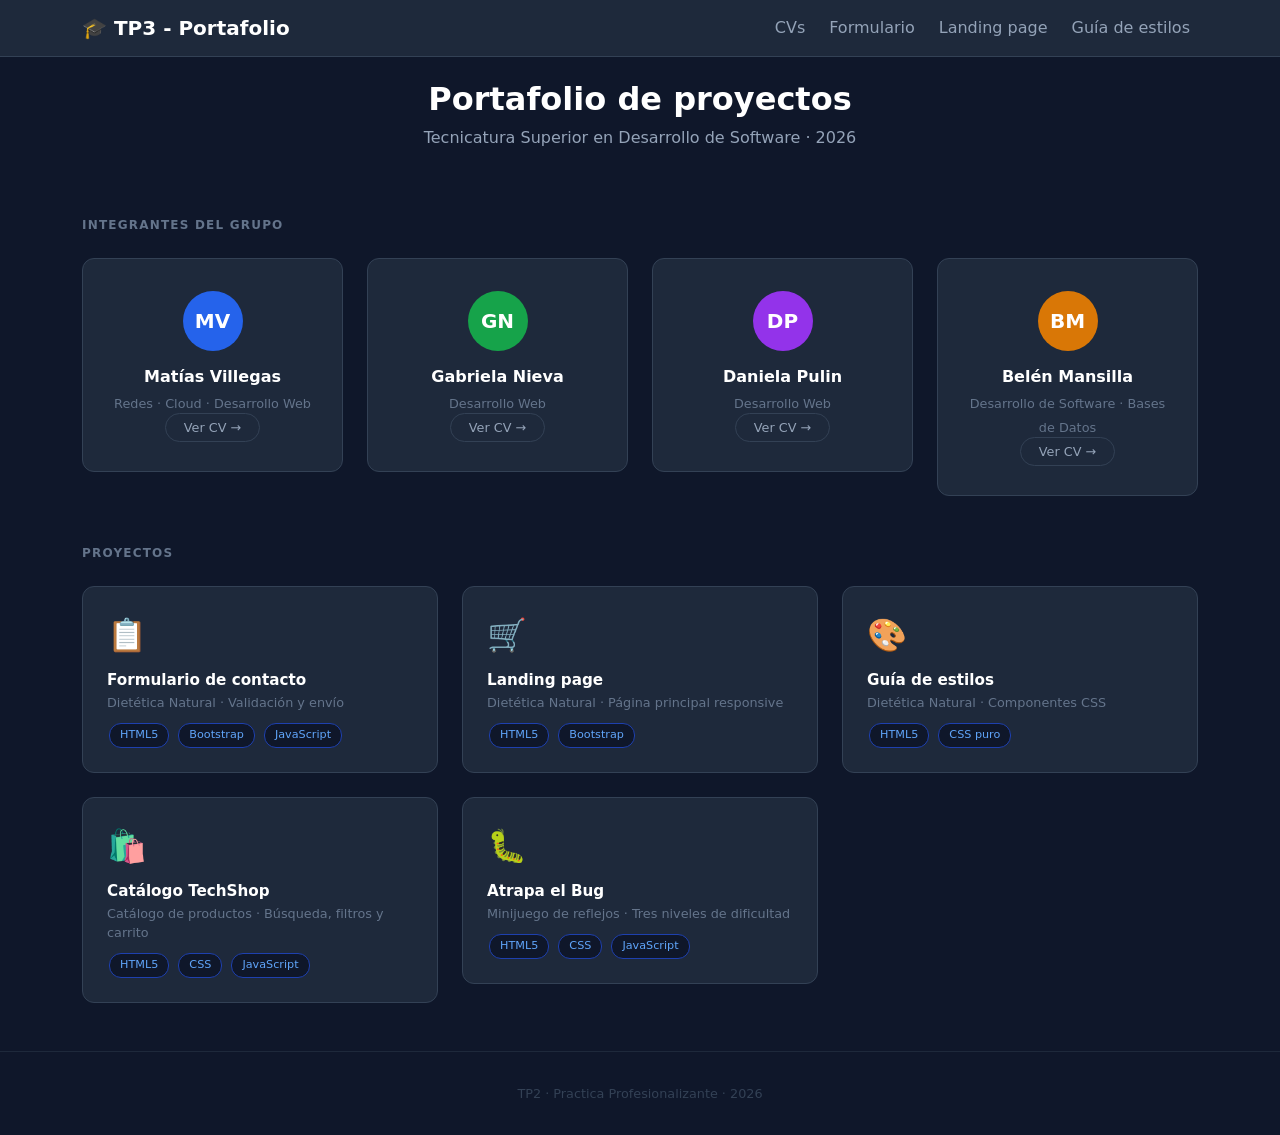
<file: index.html>
<!DOCTYPE html>
<html lang="es">
<head>
  <meta charset="UTF-8"/>
  <meta name="viewport" content="width=device-width, initial-scale=1.0"/>
  <title>Portafolio - Grupo 3</title>
  <link href="https://cdn.jsdelivr.net/npm/bootstrap@5.3.3/dist/css/bootstrap.min.css" rel="stylesheet"/>
  <link href="styles.css" rel="stylesheet"/>
</head>
<body>

  <!-- NAV -->
  <nav class="navbar navbar-expand-lg navbar fixed-top">
    <div class="container">
      <a class="navbar-brand" href="#">🎓 TP3 - Portafolio</a>
      <button class="navbar-toggler border-secondary" type="button" data-bs-toggle="collapse" data-bs-target="#navMenu">
        <span class="navbar-toggler-icon"></span>
      </button>
      <div class="collapse navbar-collapse" id="navMenu">
        <ul class="navbar-nav ms-auto gap-2">
          <li class="nav-item"><a class="nav-link" href="#cvs">CVs</a></li>
          <!-- href apunta al archivo del formulario -->
          <li class="nav-item"><a class="nav-link" href="formulario/index.html">Formulario</a></li>
          <!-- href apunta al archivo de la landing -->
          <li class="nav-item"><a class="nav-link" href="landing-page/index.html">Landing page</a></li>
          <!-- href apunta al archivo de la guía -->
          <li class="nav-item"><a class="nav-link" href="guia-estilos/index.html">Guía de estilos</a></li>
        </ul>
      </div>
    </div>
  </nav>

  <!-- Titulo Principal -->
  <div class="hero">
    <div class="container">
      <h1>Portafolio de proyectos</h1>
      <p>Tecnicatura Superior en Desarrollo de Software · 2026</p>
    </div>
  </div>

  <!-- CVs -->
  <section id="cvs" class="container mb-5">
    <div class="section-title">Integrantes del grupo</div>
    <div class="row g-4">

      <div class="col-sm-6 col-lg-3">
        <a href="cvs/cv-matias.html" class="cv-card">
          <div class="cv-avatar" style="background: #2563eb;">MV</div>
          <h5>Matías Villegas</h5>
          <small>Redes · Cloud · Desarrollo Web</small>
          <div><span class="btn-ver">Ver CV →</span></div>
        </a>
      </div>

      <div class="col-sm-6 col-lg-3">
        <a href="cvs/cv-gabriela.html" class="cv-card">
          <div class="cv-avatar" style="background: #16a34a;">GN</div>
          <h5>Gabriela Nieva</h5>
          <small>Desarrollo Web</small>
          <div><span class="btn-ver">Ver CV →</span></div>
        </a>
      </div>

      <div class="col-sm-6 col-lg-3">
        <a href="cvs/cv-daniela.html" class="cv-card">
          <div class="cv-avatar" style="background: #9333ea;">DP</div>
          <h5>Daniela Pulin</h5>
          <small>Desarrollo Web</small>
          <div><span class="btn-ver">Ver CV →</span></div>
        </a>
      </div>

      <div class="col-sm-6 col-lg-3">
        <a href="cvs/cv-belen.html" class="cv-card">
          <div class="cv-avatar" style="background: #d97706;">BM</div>
          <h5>Belén Mansilla</h5>
          <small>Desarrollo de Software · Bases de Datos</small>
          <div><span class="btn-ver">Ver CV →</span></div>
        </a>
      </div>

    </div>
  </section>

  <!-- PROYECTOS -->
  <section class="container mb-5">
    <div class="section-title">Proyectos</div>
    <div class="row g-4">

      <div class="col-md-4">
        <a href="formulario/index.html" class="project-card">
          <div class="project-icon">📋</div>
          <h5>Formulario de contacto</h5>
          <p>Dietética Natural · Validación y envío</p>
          <div class="mt-2">
            <span class="badge-tech">HTML5</span>
            <span class="badge-tech">Bootstrap</span>
            <span class="badge-tech">JavaScript</span>
          </div>
        </a>
      </div>

      <div class="col-md-4">
        <a href="landing-page/index.html" class="project-card">
          <div class="project-icon">🛒</div>
          <h5>Landing page</h5>
          <p>Dietética Natural · Página principal responsive</p>
          <div class="mt-2">
            <span class="badge-tech">HTML5</span>
            <span class="badge-tech">Bootstrap</span>
          </div>
        </a>
      </div>

      <div class="col-md-4">
        <a href="guia-estilos/index.html" class="project-card">
          <div class="project-icon">🎨</div>
          <h5>Guía de estilos</h5>
          <p>Dietética Natural · Componentes CSS</p>
          <div class="mt-2">
            <span class="badge-tech">HTML5</span>
            <span class="badge-tech">CSS puro</span>
          </div>
        </a>
      </div>

      <div class="col-md-4">
        <a href="catalogo/index.html" class="project-card">
          <div class="project-icon">🛍️</div>
          <h5>Catálogo TechShop</h5>
          <p>Catálogo de productos · Búsqueda, filtros y carrito</p>
          <div class="mt-2">
            <span class="badge-tech">HTML5</span>
            <span class="badge-tech">CSS</span>
            <span class="badge-tech">JavaScript</span>
          </div>
        </a>
      </div>

      <div class="col-md-4">
        <a href="minijuego/juego.html" class="project-card">
          <div class="project-icon">🐛</div>
          <h5>Atrapa el Bug</h5>
          <p>Minijuego de reflejos · Tres niveles de dificultad</p>
          <div class="mt-2">
            <span class="badge-tech">HTML5</span>
            <span class="badge-tech">CSS</span>
            <span class="badge-tech">JavaScript</span>
          </div>
        </a>
      </div>

    </div>
  </section>

  <footer>
    TP2 · Practica Profesionalizante · 2026
  </footer>

  <script src="https://cdn.jsdelivr.net/npm/bootstrap@5.3.3/dist/js/bootstrap.bundle.min.js"></script>
</body>
</html>
</file>
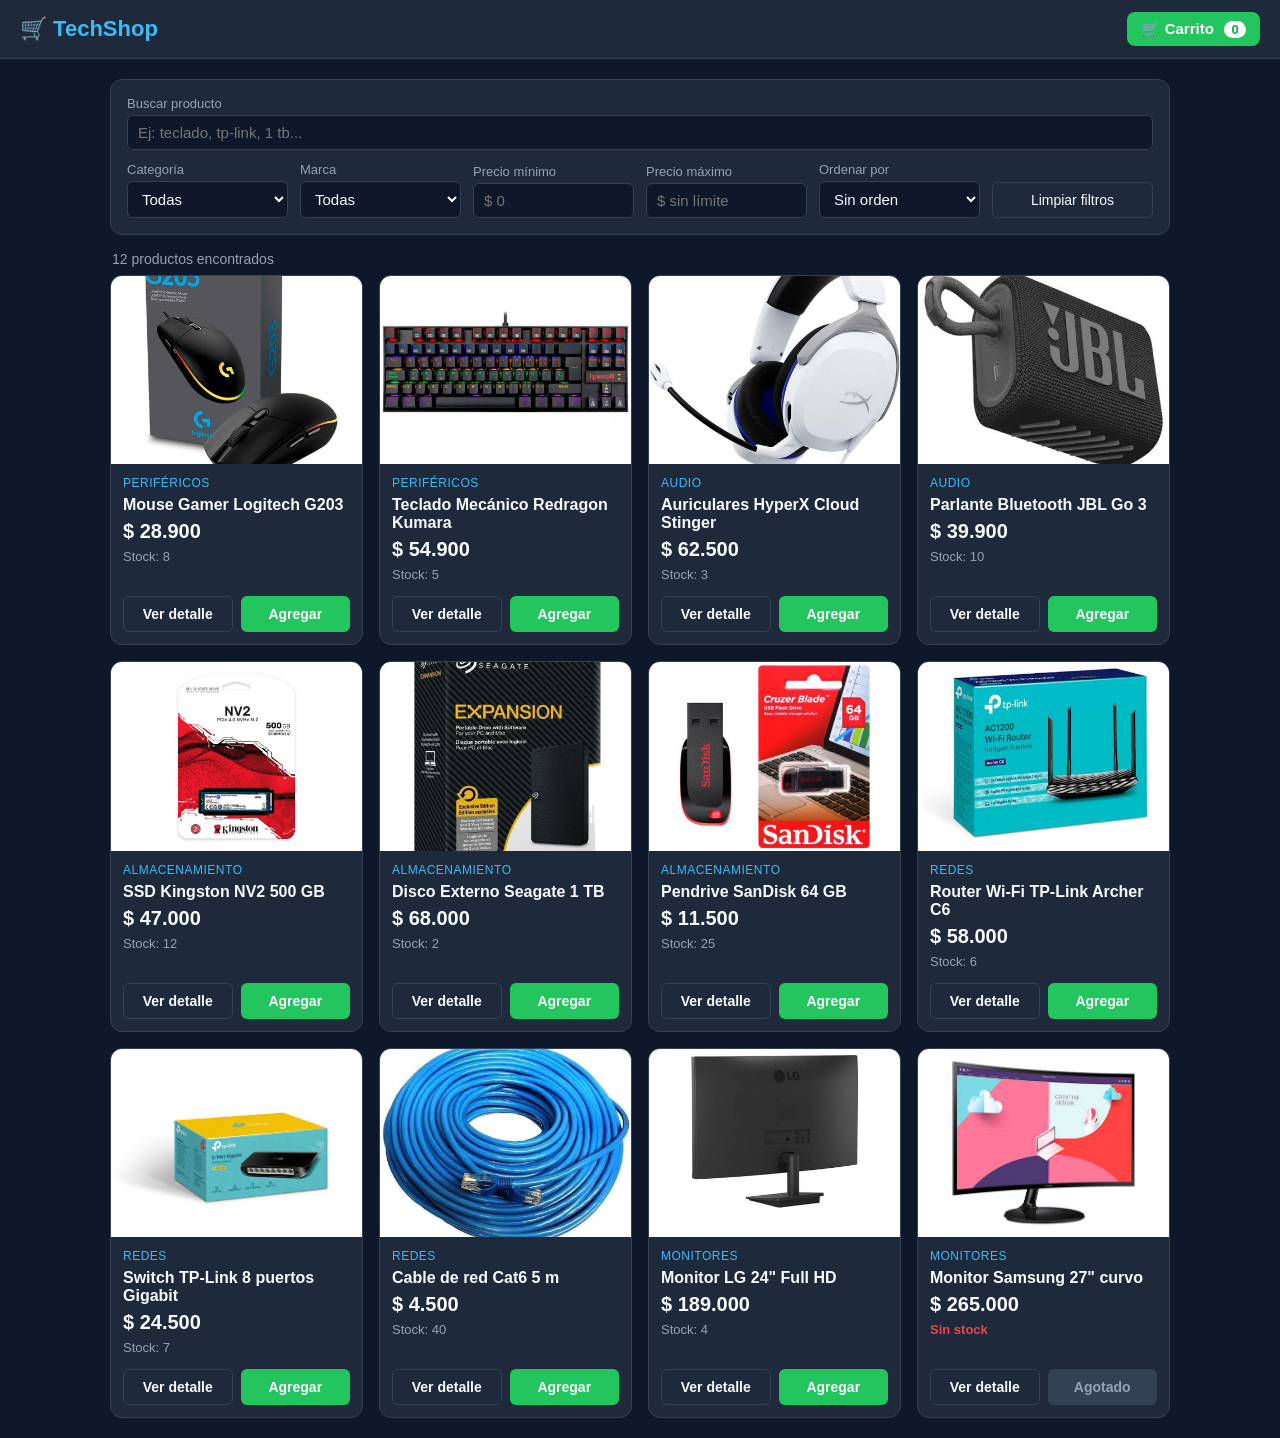
<file: catalogo/index.html>
<!DOCTYPE html>
<html lang="es">
<head>
    <meta charset="UTF-8">
    <meta name="viewport" content="width=device-width, initial-scale=1.0">
    <title>TechShop - Catálogo</title>
    <link rel="stylesheet" href="styles.css">
</head>
<body>

    <header class="barra">
        <h1>🛒 TechShop</h1>
        <button id="btn-carrito" class="btn-carrito" type="button" aria-label="Abrir carrito">
            🛒 Carrito <span id="contador-carrito" class="contador">0</span>
        </button>
    </header>

    <main class="contenedor">

        <!-- Buscador y filtros -->
        <section class="filtros" aria-label="Buscador y filtros">
            <div class="campo campo-buscador">
                <label for="buscador">Buscar producto</label>
                <input id="buscador" type="search" placeholder="Ej: teclado, tp-link, 1 tb..." autocomplete="off">
            </div>

            <div class="campo">
                <label for="filtro-categoria">Categoría</label>
                <select id="filtro-categoria"><option value="">Todas</option></select>
            </div>

            <div class="campo">
                <label for="filtro-marca">Marca</label>
                <select id="filtro-marca"><option value="">Todas</option></select>
            </div>

            <div class="campo">
                <label for="precio-min">Precio mínimo</label>
                <input id="precio-min" type="number" min="0" step="1000" placeholder="$ 0">
            </div>

            <div class="campo">
                <label for="precio-max">Precio máximo</label>
                <input id="precio-max" type="number" min="0" step="1000" placeholder="$ sin límite">
            </div>

            <div class="campo">
                <label for="orden">Ordenar por</label>
                <select id="orden">
                    <option value="">Sin orden</option>
                    <option value="precio-asc">Precio: menor a mayor</option>
                    <option value="precio-desc">Precio: mayor a menor</option>
                    <option value="nombre">Nombre (A-Z)</option>
                </select>
            </div>

            <button id="btn-limpiar" class="btn-secundario" type="button">Limpiar filtros</button>
        </section>

        <p id="resultados" class="resultados" aria-live="polite"></p>

        <!-- Cuadrícula del catálogo -->
        <section id="catalogo" class="grilla" aria-label="Catálogo de productos"></section>
    </main>

    <!-- Modal: detalle del producto -->
    <dialog id="modal-producto" class="modal">
        <div id="detalle-producto" class="modal-contenido"></div>
    </dialog>

    <!-- Modal: carrito -->
    <dialog id="modal-carrito" class="modal">
        <div class="modal-contenido">
            <div class="modal-encabezado">
                <h2>Tu carrito</h2>
                <button class="btn-cerrar" data-cerrar type="button" aria-label="Cerrar">✕</button>
            </div>
            <div id="lista-carrito"></div>
        </div>
    </dialog>

    <div id="aviso" class="aviso" role="status" aria-live="polite"></div>

    <script src="app.js"></script>
</body>
</html>
</file>
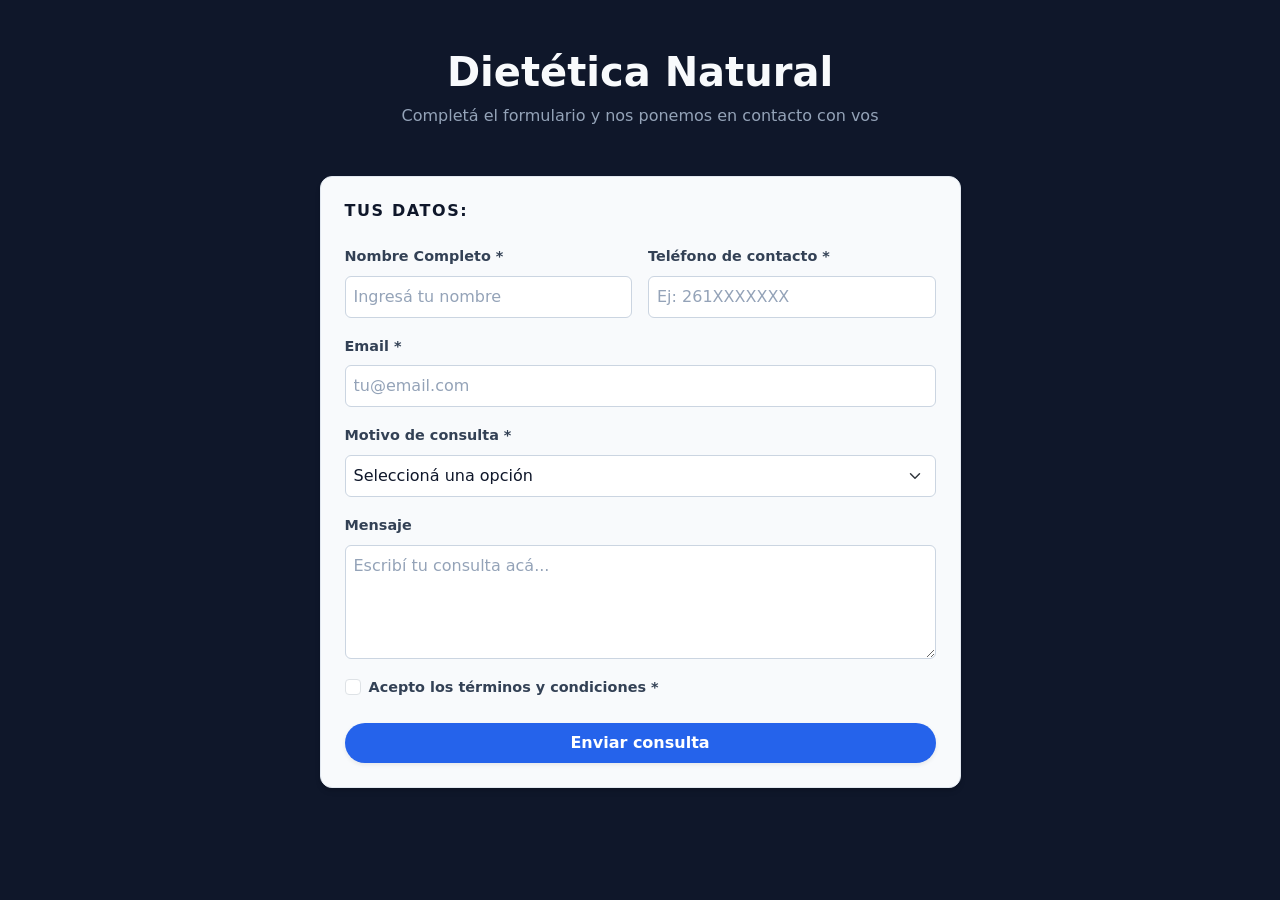
<file: formulario/index.html>
<!DOCTYPE html>
<html lang="es">
<head>
    <meta charset="UTF-8">
    <meta name="viewport" content="width=device-width, initial-scale=1.0">
    <title>Contacto - Dietética Natural</title>
 
    <!-- Bootstrap  -->
    <link href="https://cdn.jsdelivr.net/npm/bootstrap@5.3.3/dist/css/bootstrap.min.css" rel="stylesheet">
    <!-- Estilos propios -->
    <link href="formulario.css" rel="stylesheet"/>
</head>
<body>
 
    <!-- Encabezado -->
    <div class="container my-5">
        <div class="text-center mb-5">
            <h1 class="fw-bold" style="color: #f8fafc;">Dietética Natural</h1>
            <p style="color: #94a3b8;">Completá el formulario y nos ponemos en contacto con vos</p>
        </div>
 
        <!-- Formulario de contacto -->
        <form id="form-contacto" class="row justify-content-center">
            <div class="col-lg-7 col-md-10">
                <div class="card-light p-4">
 
                    <h4 class="text-uppercase fs-6 fw-bold mb-4 titulo-tarjeta" style="letter-spacing: 0.1em;">
                        Tus datos:
                    </h4>
 
                    <!-- Fila: nombre y teléfono -->
                    <div class="row g-3 mb-3">
 
                        <!-- Nombre - required: campo obligatorio -->
                        <div class="col-md-6">
                            <label for="nombre" class="form-label label-tarjeta">Nombre Completo *</label>
                            <input
                                type="text"
                                id="nombre"
                                name="nombre"
                                class="form-control form-control-custom p-2"
                                required
                                placeholder="Ingresá tu nombre">
                        </div>
 
                        <!-- Teléfono - type tel: acepta formato de teléfono -->
                        <div class="col-md-6">
                            <label for="telefono" class="form-label label-tarjeta">Teléfono de contacto *</label>
                            <input
                                type="tel"
                                id="telefono"
                                name="telefono"
                                class="form-control form-control-custom p-2"
                                required
                                placeholder="Ej: 261XXXXXXX">
                        </div>
 
                    </div>
 
                    <!-- Email - type email: valida formato automáticamente -->
                    <div class="mb-3">
                        <label for="email" class="form-label label-tarjeta">Email *</label>
                        <input
                            type="email"
                            id="email"
                            name="email"
                            class="form-control form-control-custom p-2"
                            required
                            placeholder="tu@email.com">
                    </div>
 
                    <!-- Dropdown: motivo de consulta -->
                    <div class="mb-3">
                        <label for="motivo" class="form-label label-tarjeta">Motivo de consulta *</label>
                        <select
                            id="motivo"
                            name="motivo"
                            class="form-select form-control-custom p-2"
                            required>
                            <option value="" disabled selected>Seleccioná una opción</option>
                            <option value="productos">Productos disponibles</option>
                            <option value="precios">Precios</option>
                            <option value="envios">Envíos</option>
                            <option value="otro">Otro</option>
                        </select>
                    </div>
 
                    <!-- Mensaje -->
                    <div class="mb-3">
                        <label for="mensaje" class="form-label label-tarjeta">Mensaje</label>
                        <textarea
                            id="mensaje"
                            name="mensaje"
                            class="form-control form-control-custom p-2"
                            rows="4"
                            placeholder="Escribí tu consulta acá..."></textarea>
                    </div>
 
                    <!-- Checkbox: términos y condiciones - required: obligatorio -->
                    <div class="mb-4">
                        <div class="form-check">
                            <input
                                type="checkbox"
                                id="terminos"
                                name="terminos"
                                class="form-check-input"
                                required>
                            <label for="terminos" class="form-check-label label-tarjeta">
                                Acepto los términos y condiciones *
                            </label>
                        </div>
                    </div>
 
                    <!-- Botón enviar: dispara el modal si el formulario es válido -->
                    <button type="submit" class="btn btn-enviar-pedido w-100 rounded-pill fw-bold py-2 shadow-sm">
                        Enviar consulta
                    </button>
 
                </div>
            </div>
        </form>
    </div>
 
    <!-- Modal de confirmación de envío -->
    <div class="modal fade" id="modalExito" tabindex="-1" aria-labelledby="modalExitoLabel" aria-hidden="true">
        <div class="modal-dialog modal-dialog-centered">
            <div class="modal-content text-center p-4" style="border-radius: 16px;">
                <!-- Ícono de éxito -->
                <div class="mb-3" style="font-size: 3rem;">✅</div>
                <h5 class="fw-bold mb-2" id="modalExitoLabel">¡Consulta enviada!</h5>
                <p class="text-muted mb-4">Gracias por contactarte. Te respondemos a la brevedad.</p>
                <!-- Botón para cerrar el modal -->
                <button type="button" class="btn btn-enviar-pedido rounded-pill fw-bold px-4" data-bs-dismiss="modal">
                    Cerrar
                </button>
            </div>
        </div>
    </div>
 
    <!-- Bootstrap JS -->
    <script src="https://cdn.jsdelivr.net/npm/bootstrap@5.3.3/dist/js/bootstrap.bundle.min.js"></script>
 
    <script>
        // Al enviar el formulario: valida con HTML5 y muestra el modal si todo está correcto
        document.getElementById('form-contacto').addEventListener('submit', function(event) {
            event.preventDefault(); // Evita que la página se recargue
            var modal = new bootstrap.Modal(document.getElementById('modalExito'));
            modal.show(); // Muestra el modal de confirmación
            this.reset(); // Limpia el formulario
        });
    </script>
 
</body>
</html>
</file>
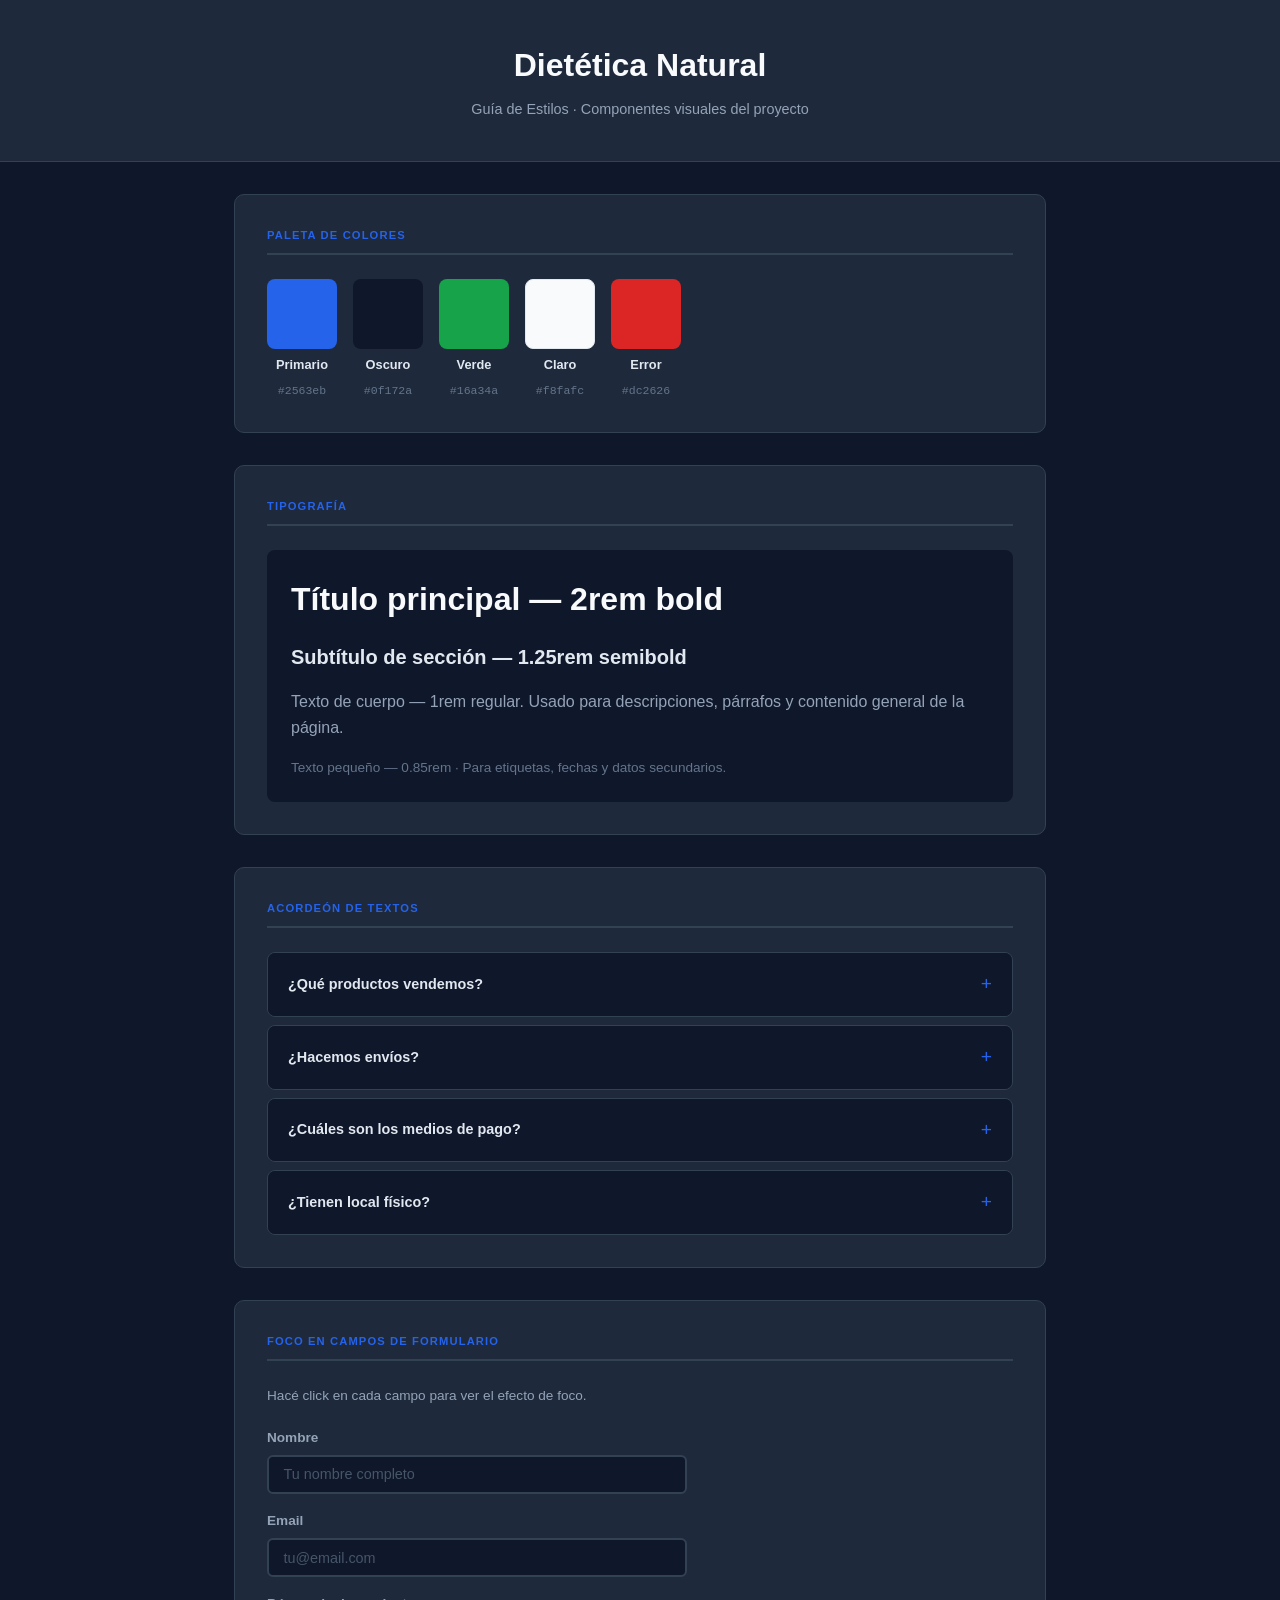
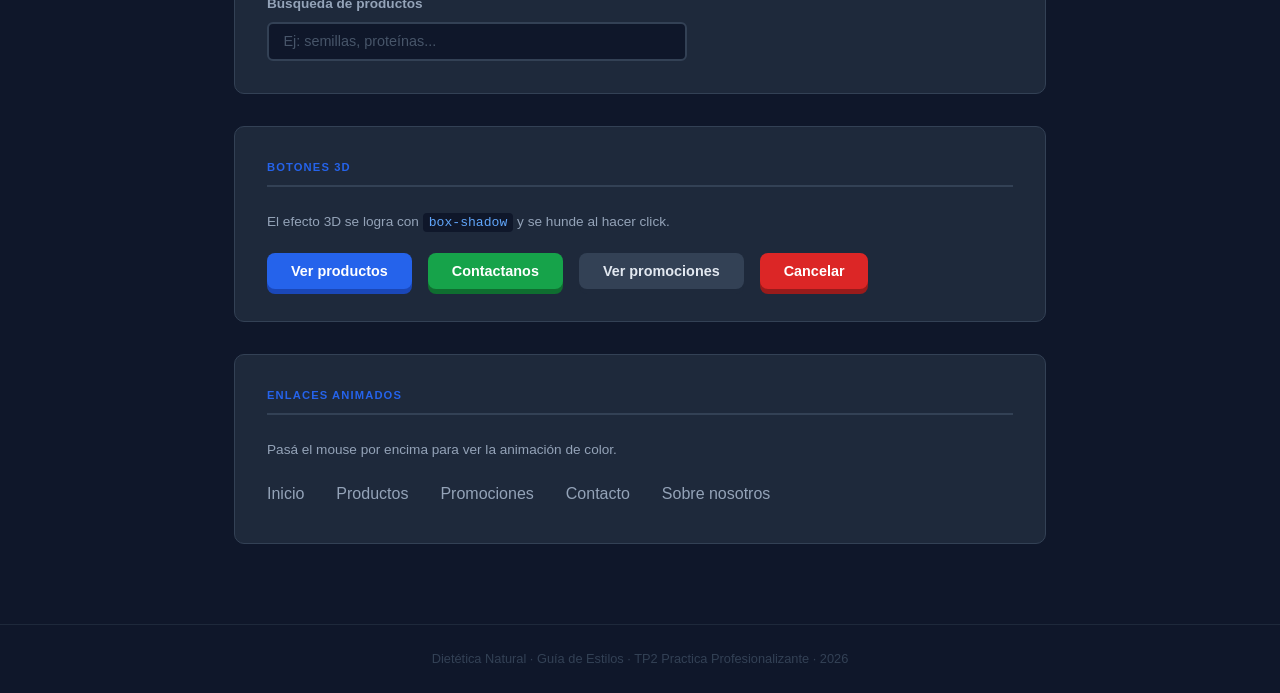
<file: guia-estilos/index.html>
<!DOCTYPE html>
<html lang="es">
<head>
    <meta charset="UTF-8">
    <meta name="viewport" content="width=device-width, initial-scale=1.0">
    <title>Guía de Estilos - Dietética Natural</title>

    <link href="estilos.css" rel="stylesheet"/>
</head>
<body>

    <!-- Encabezado principal -->
    <header class="gs-header">
        <h1 class="gs-titulo">Dietética Natural</h1>
        <p class="gs-subtitulo">Guía de Estilos · Componentes visuales del proyecto</p>
    </header>

    <main class="gs-contenedor">

        <!-- ================================
             SECCIÓN 1: PALETA DE COLORES
        ================================ -->
        <section class="gs-seccion">
            <h2 class="gs-seccion-titulo">Paleta de colores</h2>
            <div class="gs-paleta">
                <div class="gs-color">
                    <div class="gs-muestra" style="background:#2563eb;"></div>
                    <span class="gs-color-nombre">Primario</span>
                    <span class="gs-color-hex">#2563eb</span>
                </div>
                <div class="gs-color">
                    <div class="gs-muestra" style="background:#0f172a;"></div>
                    <span class="gs-color-nombre">Oscuro</span>
                    <span class="gs-color-hex">#0f172a</span>
                </div>
                <div class="gs-color">
                    <div class="gs-muestra" style="background:#16a34a;"></div>
                    <span class="gs-color-nombre">Verde</span>
                    <span class="gs-color-hex">#16a34a</span>
                </div>
                <div class="gs-color">
                    <div class="gs-muestra" style="background:#f8fafc; border: 1px solid #e2e8f0;"></div>
                    <span class="gs-color-nombre">Claro</span>
                    <span class="gs-color-hex">#f8fafc</span>
                </div>
                <div class="gs-color">
                    <div class="gs-muestra" style="background:#dc2626;"></div>
                    <span class="gs-color-nombre">Error</span>
                    <span class="gs-color-hex">#dc2626</span>
                </div>
            </div>
        </section>

        <!-- ================================
             SECCIÓN 2: TIPOGRAFÍA
        ================================ -->
        <section class="gs-seccion">
            <h2 class="gs-seccion-titulo">Tipografía</h2>
            <div class="gs-tipo-card">
                <p class="gs-tipo-h1">Título principal — 2rem bold</p>
                <p class="gs-tipo-h2">Subtítulo de sección — 1.25rem semibold</p>
                <p class="gs-tipo-body">Texto de cuerpo — 1rem regular. Usado para descripciones, párrafos y contenido general de la página.</p>
                <p class="gs-tipo-small">Texto pequeño — 0.85rem · Para etiquetas, fechas y datos secundarios.</p>
            </div>
        </section>

        <!-- ================================
             SECCIÓN 3: ACORDEÓN DE TEXTOS
        ================================ -->
        <section class="gs-seccion">
            <h2 class="gs-seccion-titulo">Acordeón de textos</h2>

            <!-- Acordeón usando checkbox para abrir/cerrar -->
            <div class="gs-acordeon">

                <div class="gs-acordeon-item">
                    <!-- El checkbox controla si el contenido se muestra -->
                    <input type="checkbox" id="acc1" class="gs-acc-check">
                    <label for="acc1" class="gs-acc-header">
                        ¿Qué productos vendemos?
                        <span class="gs-acc-icono">+</span>
                    </label>
                    <div class="gs-acc-body">
                        Ofrecemos una amplia variedad de productos naturales: semillas, frutos secos, harinas integrales, suplementos, infusiones y snacks saludables. Todos seleccionados con el mejor criterio de calidad.
                    </div>
                </div>

                <div class="gs-acordeon-item">
                    <input type="checkbox" id="acc2" class="gs-acc-check">
                    <label for="acc2" class="gs-acc-header">
                        ¿Hacemos envíos?
                        <span class="gs-acc-icono">+</span>
                    </label>
                    <div class="gs-acc-body">
                        Sí, realizamos envíos a toda la provincia de Mendoza. Los pedidos superiores a $5.000 tienen envío gratis. El tiempo de entrega es de 24 a 48 horas hábiles.
                    </div>
                </div>

                <div class="gs-acordeon-item">
                    <input type="checkbox" id="acc3" class="gs-acc-check">
                    <label for="acc3" class="gs-acc-header">
                        ¿Cuáles son los medios de pago?
                        <span class="gs-acc-icono">+</span>
                    </label>
                    <div class="gs-acc-body">
                        Aceptamos efectivo, transferencia bancaria y tarjetas de débito y crédito. También podemos coordinar pagos en cuotas para compras mayoristas.
                    </div>
                </div>

                <div class="gs-acordeon-item">
                    <input type="checkbox" id="acc4" class="gs-acc-check">
                    <label for="acc4" class="gs-acc-header">
                        ¿Tienen local físico?
                        <span class="gs-acc-icono">+</span>
                    </label>
                    <div class="gs-acc-body">
                        Sí, nuestro local está ubicado en Godoy Cruz, Mendoza. Podés visitarnos de lunes a viernes de 9 a 18 hs.
                    </div>
                </div>

            </div>
        </section>

        <!-- ================================
             SECCIÓN 4: FOCO EN INPUTS
        ================================ -->
        <section class="gs-seccion">
            <h2 class="gs-seccion-titulo">Foco en campos de formulario</h2>
            <p class="gs-descripcion">Hacé click en cada campo para ver el efecto de foco.</p>
            <div class="gs-inputs-demo">
                <div class="gs-input-grupo">
                    <label class="gs-input-label">Nombre</label>
                    <!-- El efecto de foco se define en el CSS con :focus -->
                    <input type="text" class="gs-input" placeholder="Tu nombre completo">
                </div>
                <div class="gs-input-grupo">
                    <label class="gs-input-label">Email</label>
                    <input type="email" class="gs-input" placeholder="tu@email.com">
                </div>
                <div class="gs-input-grupo">
                    <label class="gs-input-label">Búsqueda de productos</label>
                    <input type="text" class="gs-input" placeholder="Ej: semillas, proteínas...">
                </div>
            </div>
        </section>

        <!-- ================================
             SECCIÓN 5: BOTONES 3D
        ================================ -->
        <section class="gs-seccion">
            <h2 class="gs-seccion-titulo">Botones 3D</h2>
            <p class="gs-descripcion">El efecto 3D se logra con <code>box-shadow</code> y se hunde al hacer click.</p>
            <div class="gs-botones">
                <!-- Cada botón tiene una clase distinta para su color -->
                <button class="gs-btn gs-btn-primario">Ver productos</button>
                <button class="gs-btn gs-btn-verde">Contactanos</button>
                <button class="gs-btn gs-btn-oscuro">Ver promociones</button>
                <button class="gs-btn gs-btn-rojo">Cancelar</button>
            </div>
        </section>

        <!-- ================================
             SECCIÓN 6: ENLACES ANIMADOS
        ================================ -->
        <section class="gs-seccion">
            <h2 class="gs-seccion-titulo">Enlaces animados</h2>
            <p class="gs-descripcion">Pasá el mouse por encima para ver la animación de color.</p>
            <nav class="gs-nav-demo">
                <!-- La animación se define en el CSS con ::after y transition -->
                <a href="#" class="gs-enlace">Inicio</a>
                <a href="#" class="gs-enlace">Productos</a>
                <a href="#" class="gs-enlace">Promociones</a>
                <a href="#" class="gs-enlace">Contacto</a>
                <a href="#" class="gs-enlace">Sobre nosotros</a>
            </nav>
        </section>

    </main>

    <!-- Pie de página -->
    <footer class="gs-footer">
        <p>Dietética Natural · Guía de Estilos · TP2 Practica Profesionalizante · 2026</p>
    </footer>

</body>
</html>
</file>
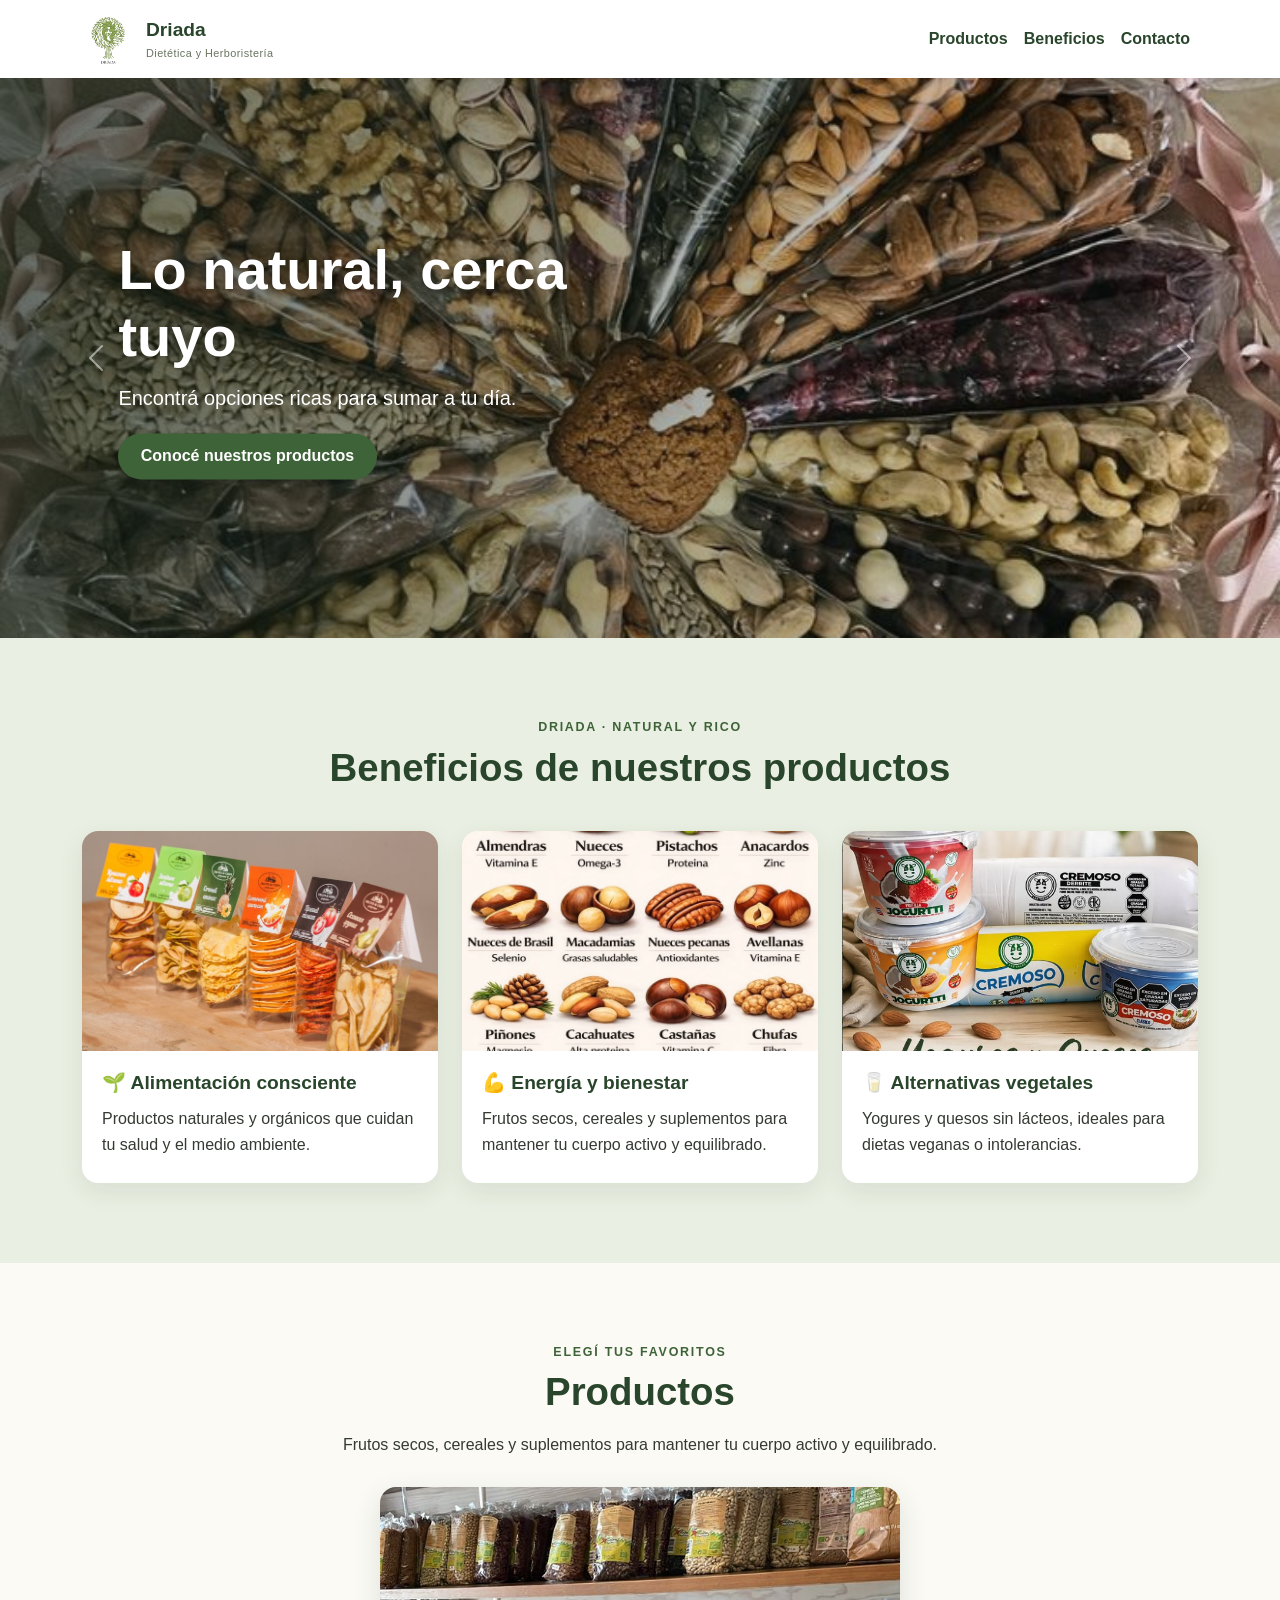
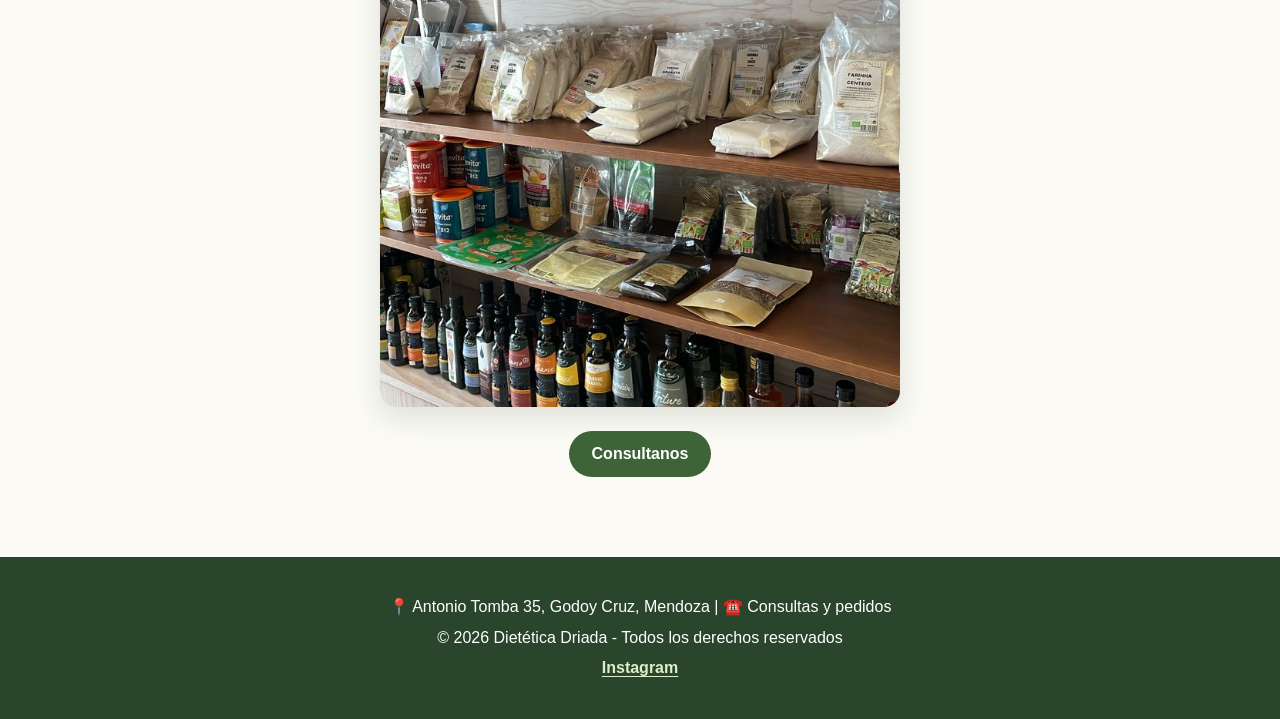
<file: landing-page/index.html>
<!DOCTYPE html>
<html lang="es">
<head>
  <meta charset="UTF-8">
  <meta name="viewport" content="width=device-width, initial-scale=1.0">
  <title>Driada Dietética y Herboristería</title>
  <link href="https://cdn.jsdelivr.net/npm/bootstrap@5.3.0/dist/css/bootstrap.min.css" rel="stylesheet">
  <link rel="stylesheet" href="estilosPage.css">
</head>
<body>

  <!-- Navbar -->
  <nav class="navbar navbar-expand-lg">
    <div class="container">
      <a class="navbar-brand" href="#" aria-label="Driada Dietética y Herboristería, inicio">
        <img src="images/Captura de pantalla 2026-06-07 190830.png" alt="Logo de Driada">
        <span>Driada <small>Dietética y Herboristería</small></span>
      </a>
      <button class="navbar-toggler" type="button" data-bs-toggle="collapse" data-bs-target="#navbarNav" aria-controls="navbarNav" aria-expanded="false" aria-label="Abrir menú">
        <span class="navbar-toggler-icon"></span>
      </button>
      <div class="collapse navbar-collapse" id="navbarNav">
        <ul class="navbar-nav ms-auto">
          <li class="nav-item"><a class="nav-link" href="#productos">Productos</a></li>
          <li class="nav-item"><a class="nav-link" href="#beneficios">Beneficios</a></li>
          <li class="nav-item"><a class="nav-link" href="#contacto">Contacto</a></li>
        </ul>
      </div>
    </div>
  </nav>

  <!-- Carrusel -->
  <div id="carouselExampleAutoplaying" class="carousel slide" data-bs-ride="carousel" aria-label="Productos de Driada">
    <div class="carousel-inner">
      <div class="carousel-item active">
        <img src="images/Healthy Birthday Cake Idea _ DIY Nut Cake Gift.jpg" class="d-block w-100" alt="Selección de frutos secos">
        <div class="carousel-caption">
          <h1>Lo natural, cerca tuyo</h1>
          <p>Encontrá opciones ricas para sumar a tu día.</p>
          <a class="btn btn-driada" href="#productos">Conocé nuestros productos</a>
        </div>
      </div>
      <div class="carousel-item">
        <img src="images/imagen2.png" class="d-block w-100" alt="Productos naturales de Driada">
        <div class="carousel-caption">
          <h2>Elegí sentirte bien</h2>
          <p>Variedad de productos para todos los días.</p>
          <a class="btn btn-driada" href="#productos">Conocé nuestros productos</a>
        </div>
      </div>
      <div class="carousel-item">
        <img src="images/beGIN Spices _ Especiarias para Gin Tônica _ Chá caseiro, Embalagem de frutas, Receitas com gin.jpg" class="d-block w-100" alt="Especias y productos para infusiones">
        <div class="carousel-caption">
          <h2>Sabores que inspiran</h2>
          <p>Descubrí nuevas combinaciones y disfrutá cada momento.</p>
          <a class="btn btn-driada" href="#productos">Conocé nuestros productos</a>
        </div>
      </div>
      <div class="carousel-item">
        <img src="images/imagen4.jpg" class="d-block w-100" alt="Productos de la dietética Driada">
        <div class="carousel-caption">
          <h2>Un poquito más natural</h2>
          <p>Acercate a conocer todo lo que tenemos para vos.</p>
          <a class="btn btn-driada" href="#productos">Conocé nuestros productos</a>
        </div>
      </div>
    </div>
    <button class="carousel-control-prev" type="button" data-bs-target="#carouselExampleAutoplaying" data-bs-slide="prev">
      <span class="carousel-control-prev-icon" aria-hidden="true"></span>
      <span class="visually-hidden">Anterior</span>
    </button>
    <button class="carousel-control-next" type="button" data-bs-target="#carouselExampleAutoplaying" data-bs-slide="next">
      <span class="carousel-control-next-icon" aria-hidden="true"></span>
      <span class="visually-hidden">Siguiente</span>
    </button>
  </div>

  <!-- Beneficios -->
  <section id="beneficios" class="beneficios text-center">
    <div class="container">
      <p class="eyebrow">Driada · natural y rico</p>
      <h2>Beneficios de nuestros productos</h2>
      <div class="row g-4 mt-2">

        <!-- Imagenes -->
        <div class="col-md-4">
          <article class="beneficio-card">
            <img src="images/download.jpg" alt="Alimentos para una alimentación consciente">
            <h3>🌱 Alimentación consciente</h3>
            <p>Productos naturales y orgánicos que cuidan tu salud y el medio ambiente.</p>
          </article>
        </div>

        <div class="col-md-4">
          <article class="beneficio-card">
            <img src="images/Instagram.jpg" alt="Productos para energía y bienestar">
            <h3>💪 Energía y bienestar</h3>
            <p>Frutos secos, cereales y suplementos para mantener tu cuerpo activo y equilibrado.</p>
          </article>
        </div>

        <div class="col-md-4">
          <article class="beneficio-card">
            <img src="images/imagen1.png" alt="Yogures y quesos de origen vegetal">
            <h3>🥛 Alternativas vegetales</h3>
            <p>Yogures y quesos sin lácteos, ideales para dietas veganas o intolerancias.</p>
          </article>
        </div>

      </div>
    </div>
  </section>

  <!-- Productos -->
  <section id="productos" class="productos text-center">
    <div class="container">
      <p class="eyebrow">Elegí tus favoritos</p>
      <h2>Productos</h2>
      <p>Frutos secos, cereales y suplementos para mantener tu cuerpo activo y equilibrado.</p>
      <img src="images/imagen3.jpg" alt="Estantes con productos de Driada" class="productos-img">
      <a class="btn btn-driada" href="#contacto">Consultanos</a>
    </div>
  </section>

  <!-- Footer -->
  <footer id="contacto">
    <p>📍 Antonio Tomba 35, Godoy Cruz, Mendoza | ☎️ Consultas y pedidos</p>
    <p>© 2026 Dietética Driada - Todos los derechos reservados</p>
    <p><a href="https://www.instagram.com/driadadietetica/" target="_blank" rel="noopener noreferrer">Instagram</a></p>
  </footer>

  <script src="https://cdn.jsdelivr.net/npm/bootstrap@5.3.0/dist/js/bootstrap.bundle.min.js"></script>
</body>
</html>
</file>
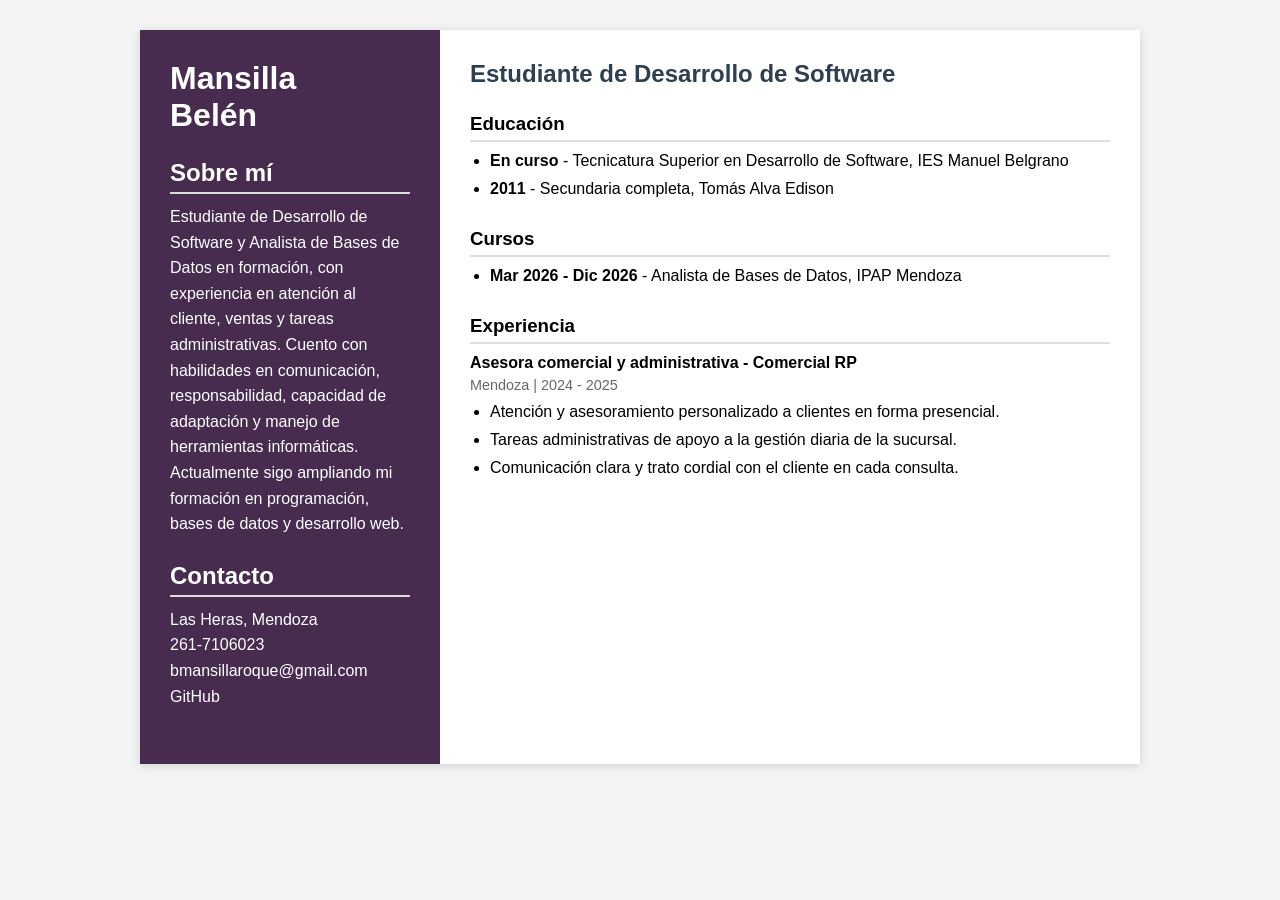
<file: cvs/cv-belen.html>
<!DOCTYPE html>
<html lang="es">
<head>
  <meta charset="UTF-8">
  <meta name="viewport" content="width=device-width, initial-scale=1">
  <title>CV - Belén Mansilla</title>
  <link rel="stylesheet" href="estiloGN.css">
</head>
<body>
  <div class="cv">

    <aside class="sidebar">
      <h1>Mansilla<br>Belén</h1>

      <section>
        <h2>Sobre mí</h2>
        <p>
          Estudiante de Desarrollo de Software y Analista de Bases de Datos
          en formación, con experiencia en atención al cliente, ventas y
          tareas administrativas. Cuento con habilidades en comunicación,
          responsabilidad, capacidad de adaptación y manejo de herramientas
          informáticas. Actualmente sigo ampliando mi formación en
          programación, bases de datos y desarrollo web.
        </p>
      </section>

      <section>
        <h2>Contacto</h2>
        <p>Las Heras, Mendoza</p>
        <p>261-7106023</p>
        <p>bmansillaroque@gmail.com</p>
        <p><a href="https://github.com/bmansillaroque-hash">GitHub</a></p>
      </section>
    </aside>

    <main class="content">
      <h2>Estudiante de Desarrollo de Software</h2>

      <section>
        <h3>Educación</h3>
        <ul>
          <li><strong>En curso</strong> - Tecnicatura Superior en Desarrollo de Software, IES Manuel Belgrano</li>
          <li><strong>2011</strong> - Secundaria completa, Tomás Alva Edison</li>
        </ul>
      </section>

      <section>
        <h3>Cursos</h3>
        <ul>
          <li><strong>Mar 2026 - Dic 2026</strong> - Analista de Bases de Datos, IPAP Mendoza</li>
        </ul>
      </section>

      <section>
        <h3>Experiencia</h3>

        <div class="job">
          <h4>Asesora comercial y administrativa - Comercial RP</h4>
          <p class="date">Mendoza | 2024 - 2025</p>
          <ul>
            <li>Atención y asesoramiento personalizado a clientes en forma presencial.</li>
            <li>Tareas administrativas de apoyo a la gestión diaria de la sucursal.</li>
            <li>Comunicación clara y trato cordial con el cliente en cada consulta.</li>
          </ul>
        </div>
      </section>
    </main>

  </div>
</body>
</html>
</file>
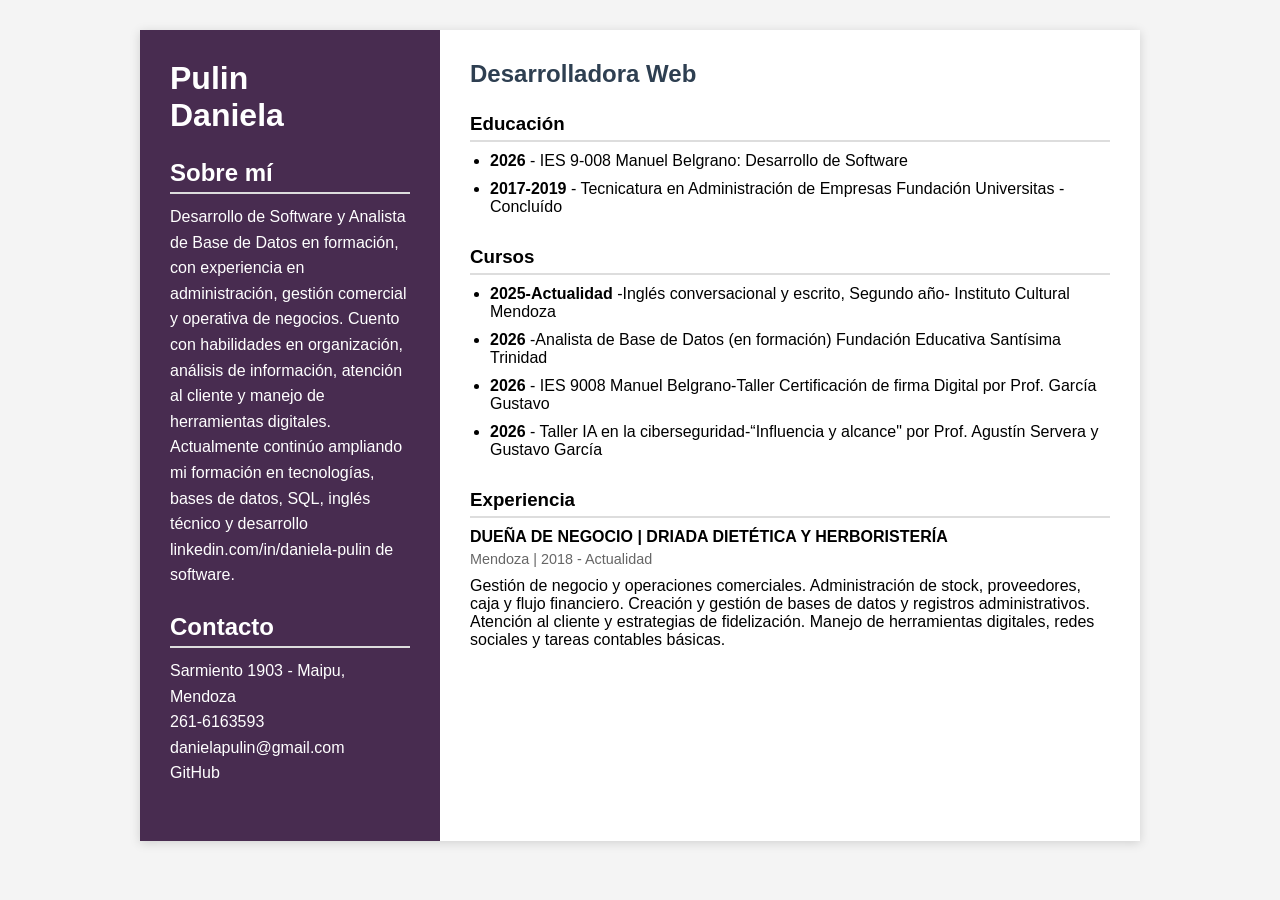
<file: cvs/cv-daniela.html>
<!DOCTYPE html>
<html lang="es">
<head>
  <meta charset="UTF-8">
  <meta name="viewport" content="width=device-width, initial-scale=1.0">
  <title>CV - Daniela Pulin</title>
  <link rel="stylesheet" href="estiloGN.css">
</head>
<body>
  <div class="cv">
    <aside class="sidebar">
      <h1>Pulin<br>Daniela</h1>

      <section>
        <h2>Sobre mí</h2>
        <p>
          Desarrollo de Software y Analista de Base de Datos en
        formación, con experiencia en administración, gestión
        comercial y operativa de negocios. Cuento con
        habilidades en organización, análisis de información,
        atención al cliente y manejo de herramientas digitales.
        Actualmente continúo ampliando mi formación en
        tecnologías, bases de datos, SQL, inglés técnico y
        desarrollo linkedin.com/in/daniela-pulin de software.
        </p>
      </section>

      <section>
        <h2>Contacto</h2>
        <p>Sarmiento 1903 - Maipu, Mendoza</p>
        <p>261-6163593</p>
        <p>danielapulin@gmail.com</p>
        <p><a href="https://github.com/danielapulin">GitHub</a></p>
      </section>
    </aside>

    <main class="content">
      <h2>Desarrolladora Web</h2>

      <section>
        <h3>Educación</h3>
        <ul>
          <li><strong>2026</strong> - IES 9-008 Manuel Belgrano: Desarrollo de Software</li>
          <li><strong>2017-2019</strong> - Tecnicatura en Administración de Empresas
Fundación Universitas - Concluído</li>
        </ul>
      </section>

      <section>
        <h3>Cursos</h3>
        <ul>
          <li><strong>2025-Actualidad</strong> -Inglés conversacional y escrito,
                                                Segundo año- Instituto Cultural Mendoza</li>
          <li><strong>2026</strong> -Analista de Base de Datos (en formación)
                                     Fundación Educativa Santísima Trinidad</li>
          <li><strong>2026</strong> - IES 9008 Manuel Belgrano-Taller Certificación de firma
                                      Digital por Prof. García Gustavo</li>
          <li><strong>2026</strong> - Taller IA en la ciberseguridad-“Influencia y alcance" por Prof.
                                      Agustín Servera y Gustavo García</li>
        </ul>
      </section>

      <section>
        <h3>Experiencia</h3>

        <div class="job">
          <h4>DUEÑA DE NEGOCIO | DRIADA DIETÉTICA Y HERBORISTERÍA</h4>
          <p class="date">Mendoza | 2018 - Actualidad</p>
          <p>
           Gestión de negocio y operaciones comerciales.
           Administración de stock, proveedores, caja y flujo financiero.
           Creación y gestión de bases de datos y registros administrativos.
           Atención al cliente y estrategias de fidelización.
           Manejo de herramientas digitales, redes sociales y tareas contables básicas.
          </p>
       
      </section>
    </main>
  </div>
</body>
</html>
</file>
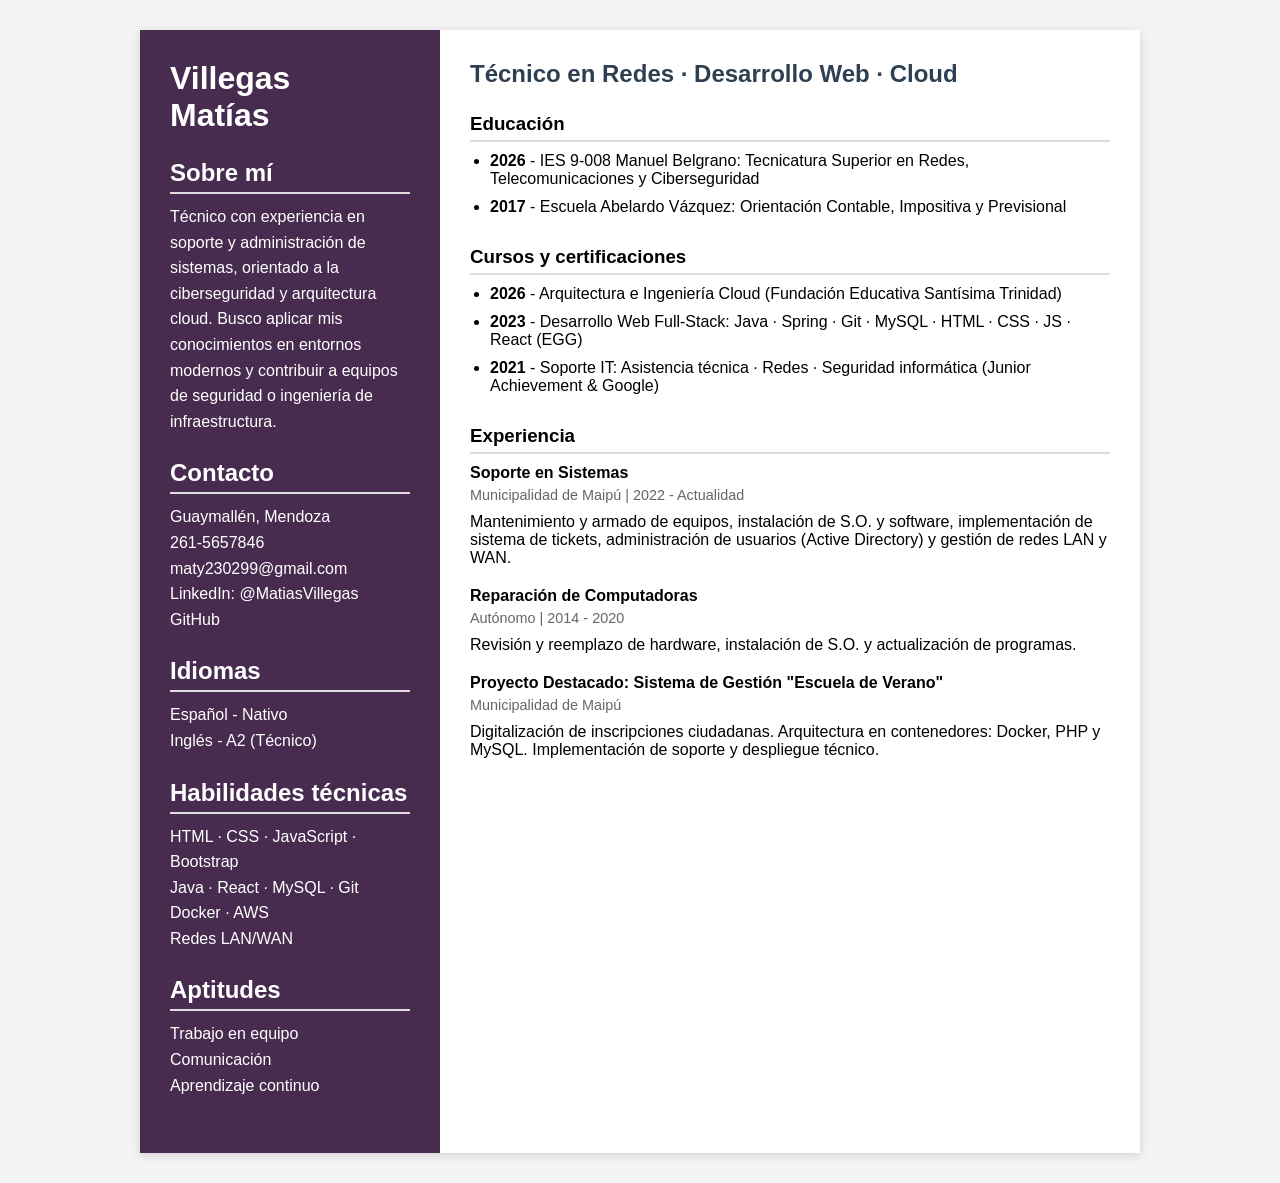
<file: cvs/cv-matias.html>
<!DOCTYPE html>
<html lang="es">
<head>
  <meta charset="UTF-8">
  <meta name="viewport" content="width=device-width, initial-scale=1.0">
  <title>CV - Matías Villegas</title>
  <!-- Mismo CSS que Gabriela -->
  <link rel="stylesheet" href="estiloGN.css">
</head>
<body>
  <div class="cv">

    <!-- SIDEBAR izquierdo -->
    <aside class="sidebar">
      <h1>Villegas<br>Matías</h1>

      <section>
        <h2>Sobre mí</h2>
        <p>
          Técnico con experiencia en soporte y administración de sistemas,
          orientado a la ciberseguridad y arquitectura cloud. Busco aplicar
          mis conocimientos en entornos modernos y contribuir a equipos de
          seguridad o ingeniería de infraestructura.
        </p>
      </section>

      <section>
        <h2>Contacto</h2>
        <p>Guaymallén, Mendoza</p>
        <p>261-5657846</p>
        <p>maty230299@gmail.com</p>
        <p>LinkedIn: @MatiasVillegas</p>
        <p><a href="https://github.com/maty2399">GitHub</a></p>
      </section>

      <section>
        <h2>Idiomas</h2>
        <p>Español - Nativo</p>
        <p>Inglés - A2 (Técnico)</p>
      </section>

      <section>
        <h2>Habilidades técnicas</h2>
        <p>HTML · CSS · JavaScript · Bootstrap</p>
        <p>Java · React · MySQL · Git</p>
        <p>Docker · AWS </p>
        <p>Redes LAN/WAN</p>
      </section>

      <section>
        <h2>Aptitudes</h2>
        <p>Trabajo en equipo</p>
        <p>Comunicación</p>
        <p>Aprendizaje continuo</p>
      </section>
    </aside>

    <!-- CONTENIDO principal -->
    <main class="content">
      <h2>Técnico en Redes · Desarrollo Web · Cloud</h2>

      <section>
        <h3>Educación</h3>
        <ul>
          <li><strong>2026</strong> - IES 9-008 Manuel Belgrano: Tecnicatura Superior en Redes, Telecomunicaciones y Ciberseguridad</li>
          <li><strong>2017</strong> - Escuela Abelardo Vázquez: Orientación Contable, Impositiva y Previsional</li>
        </ul>
      </section>

      <section>
        <h3>Cursos y certificaciones</h3>
        <ul>
          <li><strong>2026</strong> - Arquitectura e Ingeniería Cloud (Fundación Educativa Santísima Trinidad)</li>
          <li><strong>2023</strong> - Desarrollo Web Full-Stack: Java · Spring · Git · MySQL · HTML · CSS · JS · React (EGG)</li>
          <li><strong>2021</strong> - Soporte IT: Asistencia técnica · Redes · Seguridad informática (Junior Achievement & Google)</li>
        </ul>
      </section>

      <section>
        <h3>Experiencia</h3>

        <div class="job">
          <h4>Soporte en Sistemas</h4>
          <p class="date">Municipalidad de Maipú | 2022 - Actualidad</p>
          <p>
            Mantenimiento y armado de equipos, instalación de S.O. y software,
            implementación de sistema de tickets, administración de usuarios
            (Active Directory) y gestión de redes LAN y WAN.
          </p>
        </div>

        <div class="job">
          <h4>Reparación de Computadoras</h4>
          <p class="date">Autónomo | 2014 - 2020</p>
          <p>
            Revisión y reemplazo de hardware, instalación de S.O.
            y actualización de programas.
          </p>
        </div>

        <div class="job">
          <h4>Proyecto Destacado: Sistema de Gestión "Escuela de Verano"</h4>
          <p class="date">Municipalidad de Maipú</p>
          <p>
            Digitalización de inscripciones ciudadanas. Arquitectura en
            contenedores: Docker, PHP y MySQL. Implementación de soporte
            y despliegue técnico.
          </p>
        </div>

      </section>
    </main>

  </div>
</body>
</html>
</file>
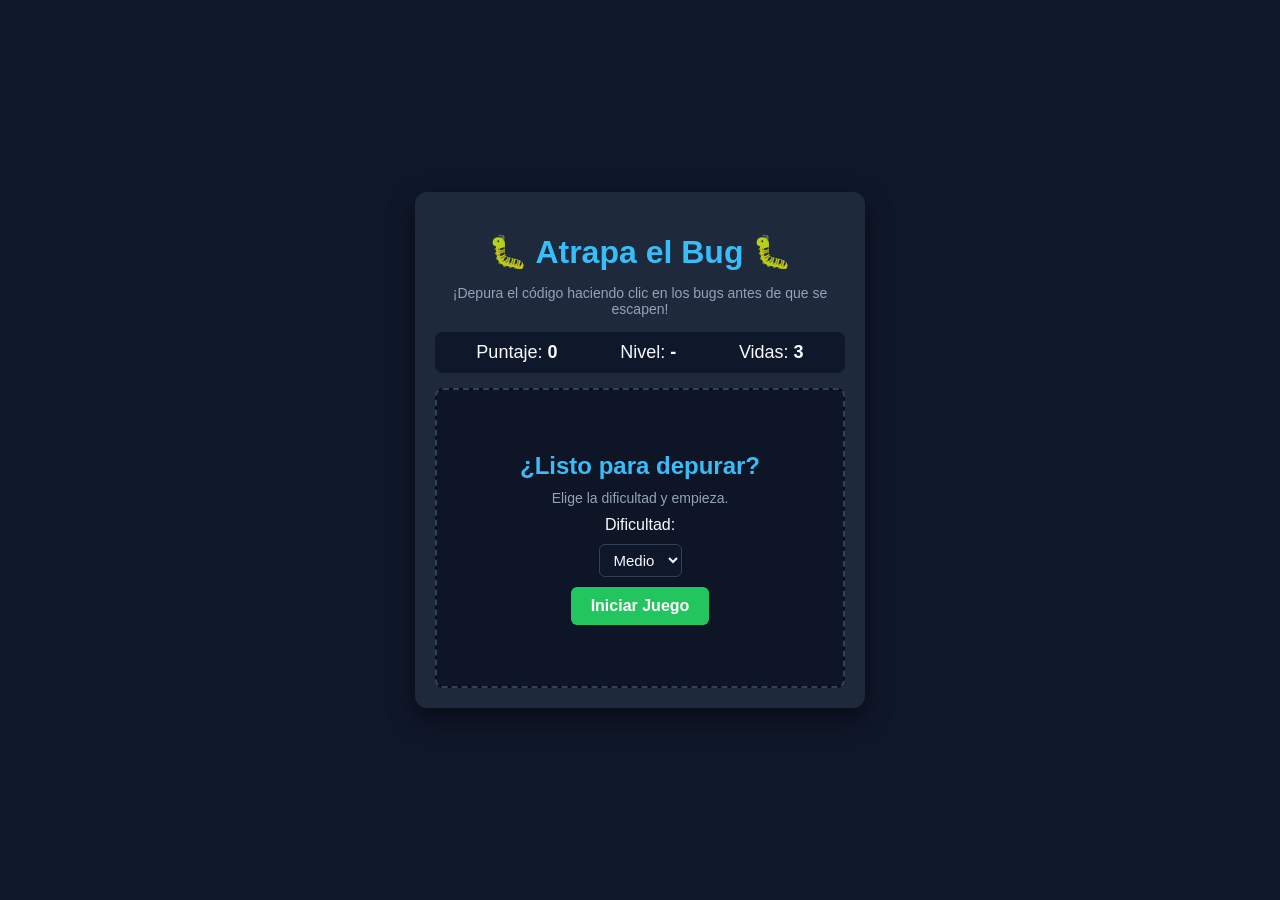
<file: minijuego/juego.html>
<!DOCTYPE html>
<html lang="es">
<head>
    <meta charset="UTF-8">
    <meta name="viewport" content="width=device-width, initial-scale=1.0">
    <title>Minijuego: Atrapa el Bug</title>
    <link rel="stylesheet" href="juego.css">
</head>
<body>

    <div class="game-container">
        <h1>🐛 Atrapa el Bug 🐛</h1>
        <p>¡Depura el código haciendo clic en los bugs antes de que se escapen!</p>

        <div class="scoreboard">
            <span>Puntaje: <strong id="score">0</strong></span>
            <span>Nivel: <strong id="level">-</strong></span>
            <span>Vidas: <strong id="lives">3</strong></span>
        </div>

        <div id="play-area">
            <!-- Pantalla de inicio / fin de juego -->
            <div id="start-screen">
                <h2 id="screen-title">¿Listo para depurar?</h2>
                <p id="screen-msg">Elige la dificultad y empieza.</p>
                <label for="difficulty">Dificultad:</label>
                <select id="difficulty">
                    <option value="facil">Fácil</option>
                    <option value="medio" selected>Medio</option>
                    <option value="dificil">Difícil</option>
                </select>
                <button id="start-btn">Iniciar Juego</button>
            </div>
        </div>
    </div>

    <script src="juego.js"></script>
</body>
</html>
</file>
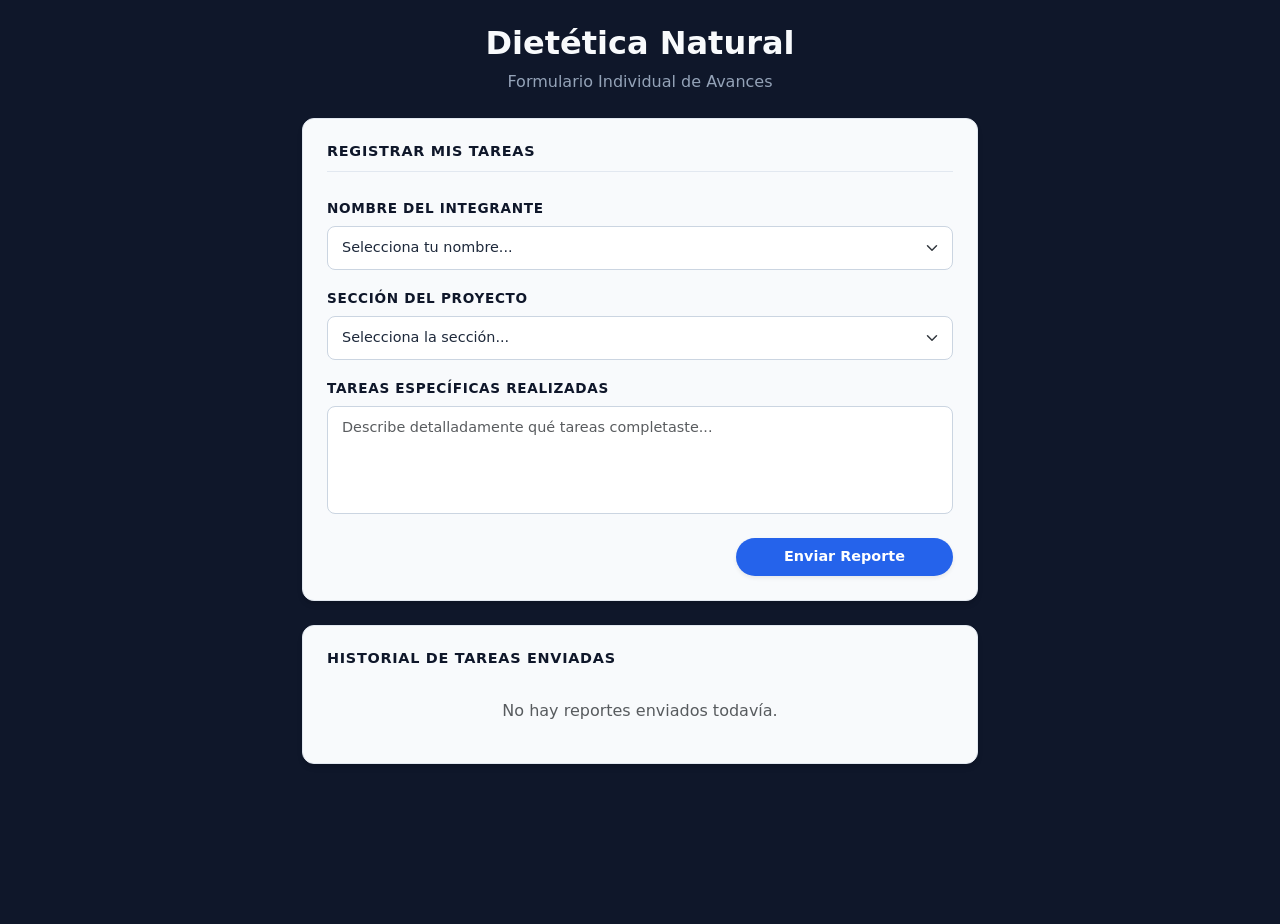
<file: prueba_parcial_pp1_formulario/formulario_de_prueba.html>
<!DOCTYPE html>
<html lang="es">
<head>
    <meta charset="UTF-8">
    <meta name="viewport" content="width=device-width, initial-scale=1.0">
    <title>Reporte de Tareas - Dietética Natural</title>
    <link href="https://cdn.jsdelivr.net/npm/bootstrap@5.3.3/dist/css/bootstrap.min.css" rel="stylesheet">
    <style>
        body {
            background-color: #0f172a;
            color: #1e293b;
            min-height: 100vh;
            padding-bottom: 3rem;
        }

        h1 {
            color: #f8fafc;
        }

        p.subtitulo {
            color: #94a3b8;
        }

        .card-light {
            background-color: #f8fafc;
            border: 1px solid #e2e8f0;
            border-radius: 12px;
            box-shadow: 0 4px 6px -1px rgba(0,0,0,0.1), 0 2px 4px -1px rgba(0,0,0,0.06);
        }

        /* Estilos de los inputs y textareas */
        .form-label {
            font-weight: 700;
            color: #0f172a;
            font-size: 0.85rem;
            text-transform: uppercase;
            letter-spacing: 0.05em;
        }

        .form-control, .form-select {
            border: 1px solid #cbd5e1;
            padding: 10px 14px;
            font-size: 0.9rem;
            border-radius: 8px;
            color: #1e293b;
            background-color: #ffffff;
        }

        .form-control:focus, .form-select:focus {
            background-color: #eff6ff;
            border-color: #3b82f6;
            box-shadow: 0 0 0 3px rgba(59, 130, 246, 0.15);
            outline: none;
        }

        textarea.form-control {
            resize: none;
        }

        /* Botón de envío */
        .btn-enviar {
            background-color: #2563eb !important;
            border: none;
            color: white !important;
            transition: background-color 0.2s;
            font-size: 0.9rem;
        }

        .btn-enviar:hover {
            background-color: #1d4ed8 !important;
        }

        /* Bloques de reportes guardados */
        .reporte-item {
            background-color: #ffffff;
            border: 1px solid #e2e8f0;
            border-radius: 8px;
            padding: 16px;
            margin-bottom: 12px;
            transition: transform 0.2s;
        }

        .reporte-item:hover {
            transform: translateY(-2px);
            box-shadow: 0 4px 12px rgba(0,0,0,0.05);
        }

        .badge-nombre {
            background-color: #2563eb;
            color: white;
            font-size: 0.75rem;
            font-weight: 700;
            padding: 4px 12px;
            border-radius: 999px;
            text-transform: uppercase;
        }

        .badge-seccion {
            background-color: #e2e8f0;
            color: #0f172a;
            font-size: 0.75rem;
            font-weight: 700;
            padding: 4px 12px;
            border-radius: 999px;
        }

        /* Toast */
        #toast-guardado {
            position: fixed;
            bottom: 2rem;
            right: 2rem;
            background-color: #1e293b;
            color: #f8fafc;
            padding: 12px 24px;
            border-radius: 10px;
            font-size: 0.9rem;
            box-shadow: 0 8px 24px rgba(0,0,0,0.4);
            opacity: 0;
            transform: translateY(10px);
            transition: opacity 0.3s, transform 0.3s;
            pointer-events: none;
            z-index: 9999;
        }

        #toast-guardado.visible {
            opacity: 1;
            transform: translateY(0);
        }
    </style>
</head>
<body>

    <div class="container my-4" style="max-width: 700px;">

        <div class="text-center mb-4">
            <h1 class="fw-bold fs-2">Dietética Natural</h1>
            <p class="subtitulo fs-6">Formulario Individual de Avances</p>
        </div>

        <div class="card-light p-4 mb-4">
            <h4 class="text-uppercase fw-bold mb-4" style="color: #0f172a; letter-spacing: 0.05em; font-size: 0.9rem; border-bottom: 1px solid #e2e8f0; padding-bottom: 10px;">
                Registrar mis tareas
            </h4>
            
            <form id="formulario-tareas">
                <div class="mb-3">
                    <label for="nombre" class="form-label">Nombre del Integrante</label>
                    <select id="nombre" class="form-select" required>
                        <option value="" disabled selected>Selecciona tu nombre...</option>
                        <option value="Matías">Matías</option>
                        <option value="Gabriela">Gabriela</option>
                        <option value="Daniela">Daniela</option>
                    </select>
                </div>

                <div class="mb-3">
                    <label for="seccion" class="form-label">Sección del Proyecto</label>
                    <select id="seccion" class="form-select" required>
                        <option value="" disabled selected>Selecciona la sección...</option>
                        <option value="Página Web">Página Web</option>
                        <option value="Formulario">Formulario</option>
                        <option value="Comentarios Generales">Comentarios Generales</option>
                        <option value="Según el Enunciado">Según el Enunciado</option>
                    </select>
                </div>

                <div class="mb-4">
                    <label for="tareas" class="form-label">Tareas Específicas Realizadas</label>
                    <textarea id="tareas" class="form-control" rows="4" placeholder="Describe detalladamente qué tareas completaste..." required></textarea>
                </div>

                <div class="d-flex justify-content-end">
                    <button type="submit" class="btn btn-enviar rounded-pill fw-bold px-5 py-2 shadow-sm">
                        Enviar Reporte
                    </button>
                </div>
            </form>
        </div>

        <div class="card-light p-4">
            <h4 class="text-uppercase fw-bold mb-3" style="color: #0f172a; letter-spacing: 0.05em; font-size: 0.9rem;">
                Historial de Tareas Enviadas
            </h4>
            
            <div id="contenedor-reportes">
                <p class="text-muted italic fs-6 text-center py-3 m-0" id="sin-reportes">No hay reportes enviados todavía.</p>
            </div>
        </div>

    </div>

    <div id="toast-guardado">✅ Reporte agregado y guardado correctamente</div>

    <script src="https://cdn.jsdelivr.net/npm/bootstrap@5.3.3/dist/js/bootstrap.bundle.min.js"></script>
    <script>
        // Array global para manejar los reportes en memoria
        let listaReportes = [];

        // Elementos del DOM
        const formulario = document.getElementById('formulario-tareas');
        const contenedorReportes = document.getElementById('contenedor-reportes');
        const mensajeSinReportes = document.getElementById('sin-reportes');
        const toast = document.getElementById('toast-guardado');

        // Función para renderizar los reportes en la pantalla
        function mostrarReportes() {
            // Limpiar contenedor dejando solo el mensaje vacío si no hay datos
            contenedorReportes.innerHTML = '';
            
            if (listaReportes.length === 0) {
                contenedorReportes.appendChild(mensajeSinReportes);
                return;
            }

            // Crear el HTML para cada reporte de la lista (del más nuevo al más viejo)
            listaReportes.slice().reverse().forEach((reporte) => {
                const item = document.createElement('div');
                item.className = 'reporte-item';
                item.innerHTML = `
                    <div class="d-flex justify-content-between align-items-center mb-2">
                        <div>
                            <span class="badge-nombre me-2">${reporte.nombre}</span>
                            <span class="badge-seccion">${reporte.seccion}</span>
                        </div>
                        <small class="text-muted" style="font-size: 0.75rem;">${reporte.fecha}</small>
                    </div>
                    <p class="m-0 text-secondary" style="font-size: 0.9rem; white-space: pre-line;">${reporte.tareas}</p>
                `;
                contenedorReportes.appendChild(item);
            });
        }

        // Escuchar el envío del formulario
        formulario.addEventListener('submit', function (e) {
            e.preventDefault(); // Evita que la página se recargue

            // Capturar los valores ingresados
            const nombreSeleccionado = document.getElementById('nombre').value;
            const seccionSeleccionada = document.getElementById('seccion').value;
            const tareasEscritas = document.getElementById('tareas').value;
            
            // Obtener la fecha y hora actual formateada
            const ahora = new Date();
            const fechaFormateada = ahora.toLocaleDateString() + ' - ' + ahora.toLocaleTimeString([], {hour: '2-digit', minute:'2-digit'});

            // Crear el nuevo objeto de reporte
            const nuevoReporte = {
                nombre: nombreSeleccionado,
                seccion: seccionSeleccionada,
                tareas: tareasEscritas,
                fecha: fechaFormateada
            };

            // Agregar al array de datos
            listaReportes.push(nuevoReporte);

            // Guardar el array completo actualizado en LocalStorage
            localStorage.setItem('historial_tareas_dietetica', JSON.stringify(listaReportes));

            // Actualizar la vista en pantalla
            mostrarReportes();

            // Limpiar el formulario para el siguiente integrante
            formulario.reset();

            // Mostrar el toast de confirmación exitosa
            toast.classList.add('visible');
            setTimeout(() => toast.classList.remove('visible'), 2500);
        });

        // Cargar el historial guardado al cargar la página por primera vez
        window.addEventListener('load', function () {
            const datosGuardados = localStorage.getItem('historial_tareas_dietetica');
            if (datosGuardados) {
                listaReportes = JSON.parse(datosGuardados);
                mostrarReportes();
            }
        });
    </script>
</file>
<file: styles.css>
body {
      background-color: #0f172a;
      color: #e2e8f0;
      min-height: 100vh;
    }
    .navbar {
      background-color: #1e293b !important;
      border-bottom: 1px solid #334155;
    }
    .navbar-brand {
      color: #fff !important;
      font-weight: 600;
    }
    .nav-link {
      color: #94a3b8 !important;
      transition: color .2s;
    }
    .nav-link:hover {
      color: #fff !important;
    }
    .hero {
      padding: 80px 0 50px;
      text-align: center;
    }
    .hero h1 {
      font-size: 2rem;
      font-weight: 600;
      color: #fff;
    }
    .hero p {
      color: #94a3b8;
      font-size: 1rem;
      margin-top: 8px;
    }
    .section-title {
      font-size: 0.75rem;
      font-weight: 600;
      letter-spacing: 0.1em;
      text-transform: uppercase;
      color: #64748b;
      margin-bottom: 1.5rem;
    }
    /* Tarjetas CV */
    .cv-card {
      background: #1e293b;
      border: 1px solid #334155;
      border-radius: 12px;
      padding: 2rem 1.5rem;
      text-align: center;
      transition: border-color .2s, transform .2s;
      text-decoration: none;
      display: block;
      color: inherit;
    }
    .cv-card:hover {
      border-color: #60a5fa;
      transform: translateY(-4px);
      color: inherit;
    }
    .cv-avatar {
      width: 60px;
      height: 60px;
      border-radius: 50%;
      display: flex;
      align-items: center;
      justify-content: center;
      font-size: 1.25rem;
      font-weight: 600;
      color: #fff;
      margin: 0 auto 1rem;
    }
    .cv-card h5 {
      color: #fff;
      font-size: 1rem;
      font-weight: 600;
      margin-bottom: 4px;
    }
    .cv-card small {
      color: #64748b;
      font-size: 0.8rem;
    }
    .cv-card .btn-ver {
      margin-top: 1rem;
      font-size: 0.8rem;
      padding: 6px 18px;
      border-radius: 20px;
      border: 1px solid #334155;
      background: transparent;
      color: #94a3b8;
      transition: all .2s;
    }
    .cv-card:hover .btn-ver {
      border-color: #60a5fa;
      color: #60a5fa;
    }
    /* Tarjetas proyectos */
    .project-card {
      background: #1e293b;
      border: 1px solid #334155;
      border-radius: 12px;
      padding: 1.5rem;
      transition: border-color .2s, transform .2s;
      text-decoration: none;
      display: block;
      color: inherit;
    }
    .project-card:hover {
      border-color: #60a5fa;
      transform: translateY(-4px);
      color: inherit;
    }
    .project-icon {
      font-size: 2rem;
      margin-bottom: 0.75rem;
    }
    .project-card h5 {
      color: #fff;
      font-size: 0.95rem;
      font-weight: 600;
      margin-bottom: 4px;
    }
    .project-card p {
      color: #64748b;
      font-size: 0.8rem;
      margin-bottom: 0;
    }
    .badge-tech {
      font-size: 0.7rem;
      padding: 3px 10px;
      border-radius: 12px;
      background: #0f172a;
      color: #60a5fa;
      border: 1px solid #1e40af;
      margin: 3px 2px 0;
      display: inline-block;
    }
    footer {
      text-align: center;
      padding: 2rem;
      color: #334155;
      font-size: 0.8rem;
      margin-top: 3rem;
      border-top: 1px solid #1e293b;
    }
</file>
<file: catalogo/styles.css>
:root {
    --fondo: #0f172a;
    --tarjeta: #1e293b;
    --borde: #334155;
    --texto: #f8fafc;
    --texto-suave: #94a3b8;
    --acento: #38bdf8;
    --verde: #22c55e;
    --verde-oscuro: #16a34a;
    --rojo: #ef4444;
}

* { box-sizing: border-box; }

body {
    margin: 0;
    font-family: 'Segoe UI', Tahoma, Geneva, Verdana, sans-serif;
    background-color: var(--fondo);
    color: var(--texto);
}

/* ---------- Barra superior ---------- */
.barra {
    position: sticky;
    top: 0;
    z-index: 20;
    display: flex;
    justify-content: space-between;
    align-items: center;
    padding: 12px 20px;
    background-color: var(--tarjeta);
    border-bottom: 1px solid var(--borde);
}

.barra h1 { margin: 0; font-size: 22px; color: var(--acento); }

.btn-carrito {
    background: var(--verde);
    color: #fff;
    border: none;
    border-radius: 8px;
    padding: 8px 14px;
    font-size: 15px;
    font-weight: bold;
    cursor: pointer;
}
.btn-carrito:hover { background: var(--verde-oscuro); }

.contador {
    display: inline-block;
    min-width: 22px;
    margin-left: 6px;
    padding: 1px 6px;
    border-radius: 999px;
    background: #fff;
    color: var(--verde-oscuro);
    text-align: center;
    font-size: 13px;
}

.contenedor { max-width: 1100px; margin: 0 auto; padding: 20px; }

/* ---------- Filtros ---------- */
.filtros {
    display: grid;
    grid-template-columns: repeat(auto-fit, minmax(160px, 1fr));
    gap: 12px;
    align-items: end;
    padding: 16px;
    background: var(--tarjeta);
    border: 1px solid var(--borde);
    border-radius: 12px;
}

.campo-buscador { grid-column: 1 / -1; }

.campo { display: flex; flex-direction: column; gap: 4px; }
.campo label { font-size: 13px; color: var(--texto-suave); }

input, select {
    background: var(--fondo);
    color: var(--texto);
    border: 1px solid var(--borde);
    border-radius: 6px;
    padding: 8px 10px;
    font-size: 15px;
    width: 100%;
}
input:focus, select:focus { outline: 2px solid var(--acento); border-color: transparent; }

.btn-secundario {
    background: transparent;
    color: var(--texto);
    border: 1px solid var(--borde);
    border-radius: 6px;
    padding: 9px 12px;
    cursor: pointer;
    font-size: 14px;
}
.btn-secundario:hover { border-color: var(--acento); color: var(--acento); }

.resultados { color: var(--texto-suave); font-size: 14px; margin: 16px 2px 8px; }

/* ---------- Cuadrícula ---------- */
.grilla {
    display: grid;
    grid-template-columns: repeat(auto-fill, minmax(230px, 1fr));
    gap: 16px;
}

.tarjeta {
    display: flex;
    flex-direction: column;
    background: var(--tarjeta);
    border: 1px solid var(--borde);
    border-radius: 12px;
    overflow: hidden;
}

.tarjeta img { width: 100%; aspect-ratio: 4 / 3; object-fit: cover; display: block; }

.tarjeta-cuerpo { display: flex; flex-direction: column; gap: 6px; padding: 12px; flex: 1; }
.tarjeta h3 { margin: 0; font-size: 16px; }
.categoria { font-size: 12px; color: var(--acento); text-transform: uppercase; letter-spacing: .5px; }
.precio { font-size: 20px; font-weight: bold; }
.stock { font-size: 13px; color: var(--texto-suave); }
.stock.agotado { color: var(--rojo); font-weight: bold; }

.acciones { display: flex; gap: 8px; margin-top: auto; padding-top: 8px; }

.btn-agregar, .btn-detalle {
    flex: 1;
    border-radius: 6px;
    padding: 9px 8px;
    font-size: 14px;
    font-weight: bold;
    cursor: pointer;
    border: 1px solid transparent;
}
.btn-agregar { background: var(--verde); color: #fff; }
.btn-agregar:hover:not(:disabled) { background: var(--verde-oscuro); }
.btn-agregar:disabled { background: var(--borde); color: var(--texto-suave); cursor: not-allowed; }
.btn-detalle { background: transparent; color: var(--texto); border-color: var(--borde); }
.btn-detalle:hover { border-color: var(--acento); color: var(--acento); }

.vacio { grid-column: 1 / -1; text-align: center; color: var(--texto-suave); padding: 40px 0; }

/* ---------- Modales ---------- */
.modal {
    width: min(640px, 94vw);
    max-height: 90vh;
    padding: 0;
    border: 1px solid var(--borde);
    border-radius: 14px;
    background: var(--tarjeta);
    color: var(--texto);
}
.modal::backdrop { background: rgba(2, 6, 23, 0.75); }
.modal-contenido { padding: 20px; }

.modal-encabezado { display: flex; justify-content: space-between; align-items: center; margin-bottom: 12px; }
.modal-encabezado h2 { margin: 0; color: var(--acento); }

.btn-cerrar {
    background: transparent;
    border: none;
    color: var(--texto-suave);
    font-size: 20px;
    cursor: pointer;
}
.btn-cerrar:hover { color: var(--texto); }

.detalle { display: grid; grid-template-columns: 1fr 1fr; gap: 20px; }
.detalle img { width: 100%; border-radius: 10px; }
.detalle h2 { margin: 4px 0 8px; }
.detalle p { color: var(--texto-suave); font-size: 14px; line-height: 1.5; }
.detalle ul { padding-left: 18px; margin: 8px 0 14px; font-size: 14px; }
.detalle .acciones { margin-top: 10px; }

/* ---------- Carrito ---------- */
.item-carrito {
    display: grid;
    grid-template-columns: 56px 1fr auto;
    gap: 12px;
    align-items: center;
    padding: 10px 0;
    border-bottom: 1px solid var(--borde);
}
.item-carrito img { width: 56px; height: 56px; object-fit: cover; border-radius: 8px; }
.item-nombre { font-size: 14px; font-weight: bold; }
.item-precio { font-size: 13px; color: var(--texto-suave); }
.item-subtotal { text-align: right; font-weight: bold; }

.cantidad { display: inline-flex; align-items: center; gap: 8px; margin-top: 6px; }
.cantidad button {
    width: 28px;
    height: 28px;
    border-radius: 6px;
    border: 1px solid var(--borde);
    background: var(--fondo);
    color: var(--texto);
    font-size: 16px;
    cursor: pointer;
}
.cantidad button:hover:not(:disabled) { border-color: var(--acento); }
.cantidad button:disabled { opacity: .4; cursor: not-allowed; }
.btn-quitar { background: none; border: none; color: var(--rojo); cursor: pointer; font-size: 13px; margin-top: 6px; }

.total-carrito {
    display: flex;
    justify-content: space-between;
    font-size: 20px;
    font-weight: bold;
    padding: 16px 0 12px;
}
.pie-carrito { display: flex; gap: 10px; }
.pie-carrito .btn-agregar { flex: 2; }
.pie-carrito .btn-secundario { flex: 1; }

/* ---------- Aviso ---------- */
.aviso {
    position: fixed;
    left: 50%;
    bottom: 24px;
    transform: translate(-50%, 20px);
    background: #f8fafc;
    color: #0f172a;
    padding: 10px 18px;
    border-radius: 8px;
    font-size: 14px;
    font-weight: bold;
    opacity: 0;
    pointer-events: none;
    transition: opacity .2s, transform .2s;
    z-index: 100;
    max-width: 90vw;
    text-align: center;
}
.aviso.visible { opacity: 1; transform: translate(-50%, 0); }
.aviso.error { background: var(--rojo); color: #fff; }

@media (max-width: 560px) {
    .detalle { grid-template-columns: 1fr; }
}
</file>
<file: formulario/formulario.css>
/* El fondo general sigue siendo oscuro para combinar con tu web */
        body {
            background-color: #0f172a;
            color: #1e293b; /* Texto general oscuro para las tarjetas claras */
        }

        /* ACLARAMOS LAS TARJETAS: Ahora son de un gris clarito muy elegante */
        .card-light {
            background-color: #f8fafc; 
            border: 1px solid #e2e8f0;
            border-radius: 12px;
            box-shadow: 0 4px 6px -1px rgba(0, 0, 0, 0.1), 0 2px 4px -1px rgba(0, 0, 0, 0.06);
        }

        /* Títulos principales dentro de las tarjetas */
        .titulo-tarjeta {
            color: #0f172a !important;
            font-weight: 700;
        }

        /* Subtítulos o etiquetas */
        .label-tarjeta {
            color: #334155 !important;
            font-weight: 600;
            font-size: 0.9rem;
        }

        /* INPUTS BLANCOS Y LIMPIOS: Máxima legibilidad */
        .form-control-custom {
            background-color: #ffffff !important;
            border: 1px solid #cbd5e1 !important;
            color: #0f172a !important;
            transition: border-color 0.2s, box-shadow 0.2s;
        }

        /* Efecto celeste cuando hacés clic para escribir */
        .form-control-custom:focus {
            border-color: #3b82f6 !important;
            box-shadow: 0 0 0 0.25rem rgba(59, 130, 246, 0.25) !important;
        }

        /* Marcador de posición (placeholder) */
        .form-control-custom::placeholder {
            color: #94a3b8;
        }

        /* Textos secundarios del detalle */
        .text-muted-custom {
            color: #64748b !important;
        }

        /* Botón de enviar con un lindo azul brillante */
        .btn-enviar-pedido {
            background-color: #2563eb !important;
            border: none;
            color: white !important;
            transition: background-color 0.2s;
        }

        .btn-enviar-pedido:hover {
            background-color: #1d4ed8 !important;
        }
</file>
<file: guia-estilos/estilos.css>
/* ================================================
   GUÍA DE ESTILOS - Dietética Natural
   ================================================ */

/* ----------------
   VARIABLES GLOBALES
   ---------------- */
:root {
    --color-primario: #2563eb;
    --color-primario-sombra: #1a47b8;
    --color-verde: #16a34a;
    --color-verde-sombra: #0f6e30;
    --color-oscuro: #0f172a;
    --color-oscuro-sombra: #020617;
    --color-rojo: #dc2626;
    --color-rojo-sombra: #991b1b;
    --color-claro: #f8fafc;
    --color-borde: #e2e8f0;
    --color-texto: #1e293b;
    --color-texto-suave: #64748b;
    --fuente-principal: 'Segoe UI', Tahoma, Geneva, Verdana, sans-serif;
    --radio-borde: 10px;
    --transicion: 0.25s ease;
}

/* ----------------
   RESET Y BASE
   ---------------- */
* {
    box-sizing: border-box;
    margin: 0;
    padding: 0;
}

body {
    font-family: var(--fuente-principal);
    background-color: var(--color-oscuro);
    color: var(--color-texto);
    line-height: 1.6;
}

/* ----------------
   ENCABEZADO
   ---------------- */
.gs-header {
    background-color: #1e293b;
    border-bottom: 1px solid #334155;
    padding: 2.5rem 2rem;
    text-align: center;
}

.gs-titulo {
    font-size: 2rem;
    font-weight: 700;
    color: #f8fafc;
    margin-bottom: 0.4rem;
}

.gs-subtitulo {
    font-size: 0.9rem;
    color: #94a3b8;
}

/* ----------------
   CONTENEDOR PRINCIPAL
   ---------------- */
.gs-contenedor {
    max-width: 860px;
    margin: 0 auto;
    padding: 2rem 1.5rem;
}

/* ----------------
   SECCIONES
   ---------------- */
.gs-seccion {
    background-color: #1e293b;
    border: 1px solid #334155;
    border-radius: var(--radio-borde);
    padding: 2rem;
    margin-bottom: 2rem;
}

.gs-seccion-titulo {
    font-size: 0.7rem;
    font-weight: 700;
    text-transform: uppercase;
    letter-spacing: 0.1em;
    color: var(--color-primario);
    margin-bottom: 1.5rem;
    padding-bottom: 0.5rem;
    border-bottom: 2px solid #334155;
}

.gs-descripcion {
    font-size: 0.85rem;
    color: #94a3b8;
    margin-bottom: 1.25rem;
}

/* ----------------
   PALETA DE COLORES
   ---------------- */
.gs-paleta {
    display: flex;
    gap: 1rem;
    flex-wrap: wrap;
}

.gs-color {
    display: flex;
    flex-direction: column;
    align-items: center;
    gap: 0.4rem;
}

.gs-muestra {
    width: 70px;
    height: 70px;
    border-radius: 8px;
}

.gs-color-nombre {
    font-size: 0.8rem;
    font-weight: 600;
    color: #e2e8f0;
}

.gs-color-hex {
    font-size: 0.72rem;
    color: #64748b;
    font-family: monospace;
}

/* ----------------
   TIPOGRAFÍA
   ---------------- */
.gs-tipo-card {
    background-color: #0f172a;
    border-radius: 8px;
    padding: 1.5rem;
    display: flex;
    flex-direction: column;
    gap: 1rem;
}

.gs-tipo-h1 {
    font-size: 2rem;
    font-weight: 700;
    color: #f8fafc;
}

.gs-tipo-h2 {
    font-size: 1.25rem;
    font-weight: 600;
    color: #e2e8f0;
}

.gs-tipo-body {
    font-size: 1rem;
    color: #94a3b8;
}

.gs-tipo-small {
    font-size: 0.85rem;
    color: #64748b;
}

/* ----------------
   ACORDEÓN DE TEXTOS
   Usamos checkbox invisible + label como cabecera
   Cuando el checkbox está marcado, mostramos el cuerpo
   ---------------- */
.gs-acordeon {
    display: flex;
    flex-direction: column;
    gap: 0.5rem;
}

.gs-acordeon-item {
    border: 1px solid #334155;
    border-radius: 8px;
    overflow: hidden;
}

/* Ocultamos el checkbox pero lo mantenemos funcional */
.gs-acc-check {
    display: none;
}

/* Cabecera del acordeón */
.gs-acc-header {
    display: flex;
    justify-content: space-between;
    align-items: center;
    padding: 1rem 1.25rem;
    background-color: #0f172a;
    color: #e2e8f0;
    font-weight: 600;
    font-size: 0.9rem;
    cursor: pointer;
    transition: background-color var(--transicion);
}

.gs-acc-header:hover {
    background-color: #1e293b;
}

/* Ícono + que cambia a - cuando está abierto */
.gs-acc-icono {
    font-size: 1.2rem;
    color: var(--color-primario);
    transition: transform var(--transicion);
    font-weight: 300;
}

/* Cuerpo del acordeón - oculto por defecto */
.gs-acc-body {
    max-height: 0;
    overflow: hidden;
    padding: 0 1.25rem;
    background-color: #1e293b;
    color: #94a3b8;
    font-size: 0.88rem;
    transition: max-height 0.35s ease, padding 0.35s ease;
}

/* Cuando el checkbox está marcado: mostramos el cuerpo y rotamos el ícono */
.gs-acc-check:checked + .gs-acc-header .gs-acc-icono {
    transform: rotate(45deg);
}

.gs-acc-check:checked ~ .gs-acc-body {
    max-height: 200px;
    padding: 1rem 1.25rem;
}

/* ----------------
   FOCO EN INPUTS
   El efecto se activa con la pseudoclase :focus
   ---------------- */
.gs-inputs-demo {
    display: flex;
    flex-direction: column;
    gap: 1rem;
    max-width: 420px;
}

.gs-input-grupo {
    display: flex;
    flex-direction: column;
    gap: 0.4rem;
}

.gs-input-label {
    font-size: 0.85rem;
    font-weight: 600;
    color: #94a3b8;
}

.gs-input {
    padding: 0.6rem 0.9rem;
    font-size: 0.9rem;
    border-radius: 6px;
    /* Borde normal: gris suave */
    border: 2px solid #334155;
    background-color: #0f172a;
    color: #e2e8f0;
    outline: none;
    /* Transición suave al enfocar */
    transition: border-color var(--transicion), box-shadow var(--transicion);
}

.gs-input::placeholder {
    color: #475569;
}

/* Efecto de foco: borde azul + sombra */
.gs-input:focus {
    border-color: var(--color-primario);
    box-shadow: 0 0 0 3px rgba(37, 99, 235, 0.25);
}

/* ----------------
   BOTONES 3D
   El efecto 3D se logra con box-shadow en el eje Y
   Al hacer :active (click) se mueve hacia abajo y la sombra desaparece
   ---------------- */
.gs-botones {
    display: flex;
    gap: 1rem;
    flex-wrap: wrap;
}

.gs-btn {
    padding: 0.65rem 1.5rem;
    border: none;
    border-radius: 8px;
    font-size: 0.9rem;
    font-weight: 600;
    cursor: pointer;
    /* Transición suave */
    transition: transform var(--transicion), box-shadow var(--transicion);
}

/* Botón azul primario */
.gs-btn-primario {
    background-color: var(--color-primario);
    color: #fff;
    /* Sombra inferior = efecto 3D */
    box-shadow: 0 5px 0 var(--color-primario-sombra);
}

/* Botón verde */
.gs-btn-verde {
    background-color: var(--color-verde);
    color: #fff;
    box-shadow: 0 5px 0 var(--color-verde-sombra);
}

/* Botón oscuro */
.gs-btn-oscuro {
    background-color: #334155;
    color: #e2e8f0;
    box-shadow: 0 5px 0 #1e293b;
}

/* Botón rojo */
.gs-btn-rojo {
    background-color: var(--color-rojo);
    color: #fff;
    box-shadow: 0 5px 0 var(--color-rojo-sombra);
}

/* Al pasar el mouse: sube un poco */
.gs-btn:hover {
    transform: translateY(-2px);
}

/* Al hacer click: se hunde, la sombra desaparece */
.gs-btn:active {
    transform: translateY(4px);
    box-shadow: none;
}

/* ----------------
   ENLACES ANIMADOS
   La animación usa ::after como línea que crece al hacer hover
   ---------------- */
.gs-nav-demo {
    display: flex;
    gap: 2rem;
    flex-wrap: wrap;
}

.gs-enlace {
    font-size: 1rem;
    font-weight: 500;
    color: #94a3b8;
    text-decoration: none;
    position: relative;
    padding-bottom: 4px;
    /* Transición del color del texto */
    transition: color var(--transicion);
}

/* Línea animada debajo del enlace */
.gs-enlace::after {
    content: '';
    position: absolute;
    left: 0;
    bottom: 0;
    width: 0;
    height: 2px;
    background-color: var(--color-primario);
    /* La línea crece de izquierda a derecha */
    transition: width var(--transicion);
}

/* Al pasar el mouse: cambia color y crece la línea */
.gs-enlace:hover {
    color: var(--color-primario);
}

.gs-enlace:hover::after {
    width: 100%;
}

/* ----------------
   PIE DE PÁGINA
   ---------------- */
.gs-footer {
    text-align: center;
    padding: 1.5rem;
    color: #334155;
    font-size: 0.8rem;
    border-top: 1px solid #1e293b;
    margin-top: 1rem;
}

/* ----------------
   mostrar nombres de propiedades CSS
   ---------------- */
code {
    background-color: #0f172a;
    color: #60a5fa;
    padding: 2px 6px;
    border-radius: 4px;
    font-size: 0.82rem;
    font-family: monospace;
}
</file>
<file: landing-page/estilosPage.css>
:root {
  --verde: #3f6338;
  --verde-oscuro: #29452b;
  --verde-suave: #e9efe2;
  --crema: #fbfaf5;
  --texto: #343a32;
}

html {
  scroll-behavior: smooth;
}

body {
  background-color: var(--crema);
  color: var(--texto);
  font-family: "Segoe UI", sans-serif;
}

.navbar {
  background-color: #fff;
  box-shadow: 0 2px 14px rgba(41, 69, 43, 0.1);
}

.navbar-brand {
  display: inline-flex;
  align-items: center;
  gap: 0.75rem;
  color: var(--verde-oscuro);
  font-size: 1.2rem;
  font-weight: 700;
}

.navbar-brand:hover {
  color: var(--verde);
}

.navbar-brand img {
  width: 52px;
  height: 52px;
  object-fit: contain;
  border-radius: 50%;
}

.navbar-brand small {
  display: block;
  color: #687560;
  font-size: 0.68rem;
  font-weight: 500;
  letter-spacing: 0.04em;
}

.navbar .nav-link {
  color: var(--verde-oscuro);
  font-weight: 600;
  padding: 0.7rem 1rem;
  transition: color 0.2s ease;
}

.navbar .nav-link:hover,
.navbar .nav-link:focus {
  color: #799342;
}

.navbar-toggler {
  border-color: #d7dfd1;
}

.navbar-toggler:focus {
  box-shadow: 0 0 0 0.2rem rgba(63, 99, 56, 0.2);
}

.carousel-item {
  position: relative;
}

.carousel-item::after {
  position: absolute;
  inset: 0;
  background: linear-gradient(90deg, rgba(20, 35, 22, 0.65), rgba(20, 35, 22, 0.08));
  content: "";
}

.carousel-item img {
  width: 100%;
  height: clamp(300px, 48vw, 560px);
  object-fit: cover;
}

.carousel-caption {
  z-index: 1;
  right: auto;
  bottom: 50%;
  left: max(8%, calc((100% - 1140px) / 2));
  max-width: 560px;
  padding: 1rem;
  text-align: left;
  transform: translateY(50%);
}

.carousel-caption h1,
.carousel-caption h2 {
  margin-bottom: 0.75rem;
  font-size: clamp(2rem, 4.5vw, 3.5rem);
  font-weight: 700;
  text-shadow: 0 2px 12px rgba(0, 0, 0, 0.25);
}

.carousel-caption p {
  margin-bottom: 1.25rem;
  font-size: clamp(1rem, 2vw, 1.25rem);
}

.btn-driada {
  border: 0;
  border-radius: 2rem;
  background-color: var(--verde);
  color: #fff;
  font-weight: 600;
  padding: 0.7rem 1.4rem;
  transition: background-color 0.2s ease, transform 0.2s ease;
}

.btn-driada:hover,
.btn-driada:focus {
  background-color: var(--verde-oscuro);
  color: #fff;
  transform: translateY(-2px);
}

.beneficios,
.productos {
  padding: 5rem 0;
}

.beneficios {
  background-color: var(--verde-suave);
}

.eyebrow {
  margin-bottom: 0.5rem;
  color: var(--verde);
  font-size: 0.78rem;
  font-weight: 700;
  letter-spacing: 0.14em;
  text-transform: uppercase;
}

.beneficios h2,
.productos h2 {
  margin-bottom: 1rem;
  color: var(--verde-oscuro);
  font-size: clamp(1.8rem, 3vw, 2.4rem);
  font-weight: 700;
}

.beneficio-card {
  height: 100%;
  overflow: hidden;
  border-radius: 1rem;
  background-color: #fff;
  box-shadow: 0 8px 24px rgba(41, 69, 43, 0.09);
  text-align: left;
  transition: transform 0.2s ease, box-shadow 0.2s ease;
}

.beneficio-card:hover {
  box-shadow: 0 12px 30px rgba(41, 69, 43, 0.15);
  transform: translateY(-4px);
}

.beneficio-card img {
  display: block;
  width: 100%;
  height: 220px;
  object-fit: cover;
}

.beneficio-card h3 {
  padding: 1.25rem 1.25rem 0;
  color: var(--verde-oscuro);
  font-size: 1.2rem;
  font-weight: 700;
}

.beneficio-card p {
  margin: 0;
  padding: 0.25rem 1.25rem 1.5rem;
  line-height: 1.65;
}

.productos {
  background-color: var(--crema);
}

.productos > .container > p:not(.eyebrow) {
  max-width: 620px;
  margin: 0 auto 1.75rem;
  line-height: 1.7;
}

.productos-img {
  display: block;
  width: min(100%, 520px);
  max-height: 520px;
  margin: 0 auto 1.5rem;
  border-radius: 1rem;
  box-shadow: 0 10px 28px rgba(41, 69, 43, 0.14);
  object-fit: cover;
}

footer {
  padding: 2rem 1rem;
  background-color: var(--verde-oscuro);
  color: #fff;
  text-align: center;
}

footer p {
  margin: 0.4rem 0;
}

footer a {
  color: #e0edc9;
  font-weight: 600;
  text-underline-offset: 0.2em;
}

footer a:hover {
  color: #fff;
}

@media (max-width: 575.98px) {
  .navbar-brand img {
    width: 44px;
    height: 44px;
  }

  .navbar-brand {
    font-size: 1.05rem;
  }

  .carousel-item img {
    height: 360px;
  }

  .carousel-caption {
    right: 8%;
    left: 8%;
    padding: 0;
  }

  .carousel-caption p {
    font-size: 0.95rem;
  }

  .beneficios,
  .productos {
    padding: 3.5rem 0;
  }

  .beneficio-card img {
    height: 200px;
  }
}
</file>
<file: cvs/estiloGN.css>
*{
  margin:0;
  padding:0;
  box-sizing:border-box;
}

body{
  font-family: Arial, sans-serif;
  background:#f4f4f4;
  padding:30px;
}

.cv{
  max-width:1000px;
  margin:auto;
  background:white;
  display:grid;
  grid-template-columns:300px 1fr;
  box-shadow:0 2px 10px rgba(0,0,0,.15);
}

.sidebar{
  background:#482c50;
  color:white;
  padding:30px;
}

.sidebar h1{
  font-size:2rem;
  margin-bottom:25px;
}

.sidebar h2,
.content h3{
  margin-bottom:10px;
  border-bottom:2px solid #ddd;
  padding-bottom:5px;
}

.sidebar section{
  margin-bottom:25px;
}

.sidebar p,
.sidebar a{
  color:white;
  line-height:1.6;
  text-decoration:none;
}

.content{
  padding:30px;
}

.content h2{
  color:#2e3f51;
  margin-bottom:25px;
}

.content section{
  margin-bottom:30px;
}

.content ul{
  padding-left:20px;
}

.content li{
  margin-bottom:10px;
}

.job{
  margin-bottom:20px;
}

.date{
  color:#666;
  font-size:.9rem;
  margin:5px 0 10px;
}

@media (max-width:768px){
  .cv{
    grid-template-columns:1fr;
  }
}
</file>
<file: minijuego/juego.css>
body {
    font-family: 'Segoe UI', Tahoma, Geneva, Verdana, sans-serif;
    background-color: #0f172a;
    color: #f8fafc;
    display: flex;
    justify-content: center;
    align-items: center;
    min-height: 100vh;
    margin: 0;
    padding: 10px;
    box-sizing: border-box;
}

.game-container {
    text-align: center;
    background-color: #1e293b;
    padding: 20px;
    border-radius: 12px;
    box-shadow: 0 10px 25px rgba(0,0,0,0.5);
    width: 100%;
    max-width: 450px;
    box-sizing: border-box;
}

h1 {
    color: #38bdf8;
    margin-bottom: 5px;
}

h2 {
    color: #38bdf8;
    margin: 0;
}

p {
    font-size: 14px;
    color: #94a3b8;
}

.scoreboard {
    display: flex;
    justify-content: space-around;
    font-size: 18px;
    margin: 15px 0;
    background: #0f172a;
    padding: 10px;
    border-radius: 8px;
}

#play-area {
    position: relative;
    width: 100%;
    height: 300px;
    background-color: #090d16;
    border: 2px dashed #334155;
    border-radius: 8px;
    overflow: hidden;
    cursor: crosshair;
    box-sizing: border-box;
}

#start-screen {
    position: absolute;
    top: 0;
    left: 0;
    width: 100%;
    height: 100%;
    background: rgba(15, 23, 42, 0.85);
    display: flex;
    flex-direction: column;
    justify-content: center;
    align-items: center;
    gap: 10px;
    z-index: 10;
}

#start-screen p {
    margin: 0;
}

select {
    background-color: #0f172a;
    color: #f8fafc;
    border: 1px solid #334155;
    border-radius: 6px;
    padding: 6px 10px;
    font-size: 15px;
}

button {
    background-color: #22c55e;
    color: white;
    border: none;
    padding: 10px 20px;
    font-size: 16px;
    font-weight: bold;
    border-radius: 6px;
    cursor: pointer;
    transition: background 0.2s;
}

button:hover {
    background-color: #16a34a;
}

/* Bugs que aparecen dinámicamente */
.bug {
    position: absolute;
    font-size: 28px;
    cursor: pointer;
    user-select: none;
    animation: aparecer 0.2s ease-in-out;
}

@keyframes aparecer {
    from { transform: scale(0); }
    to { transform: scale(1); }
}
</file>
